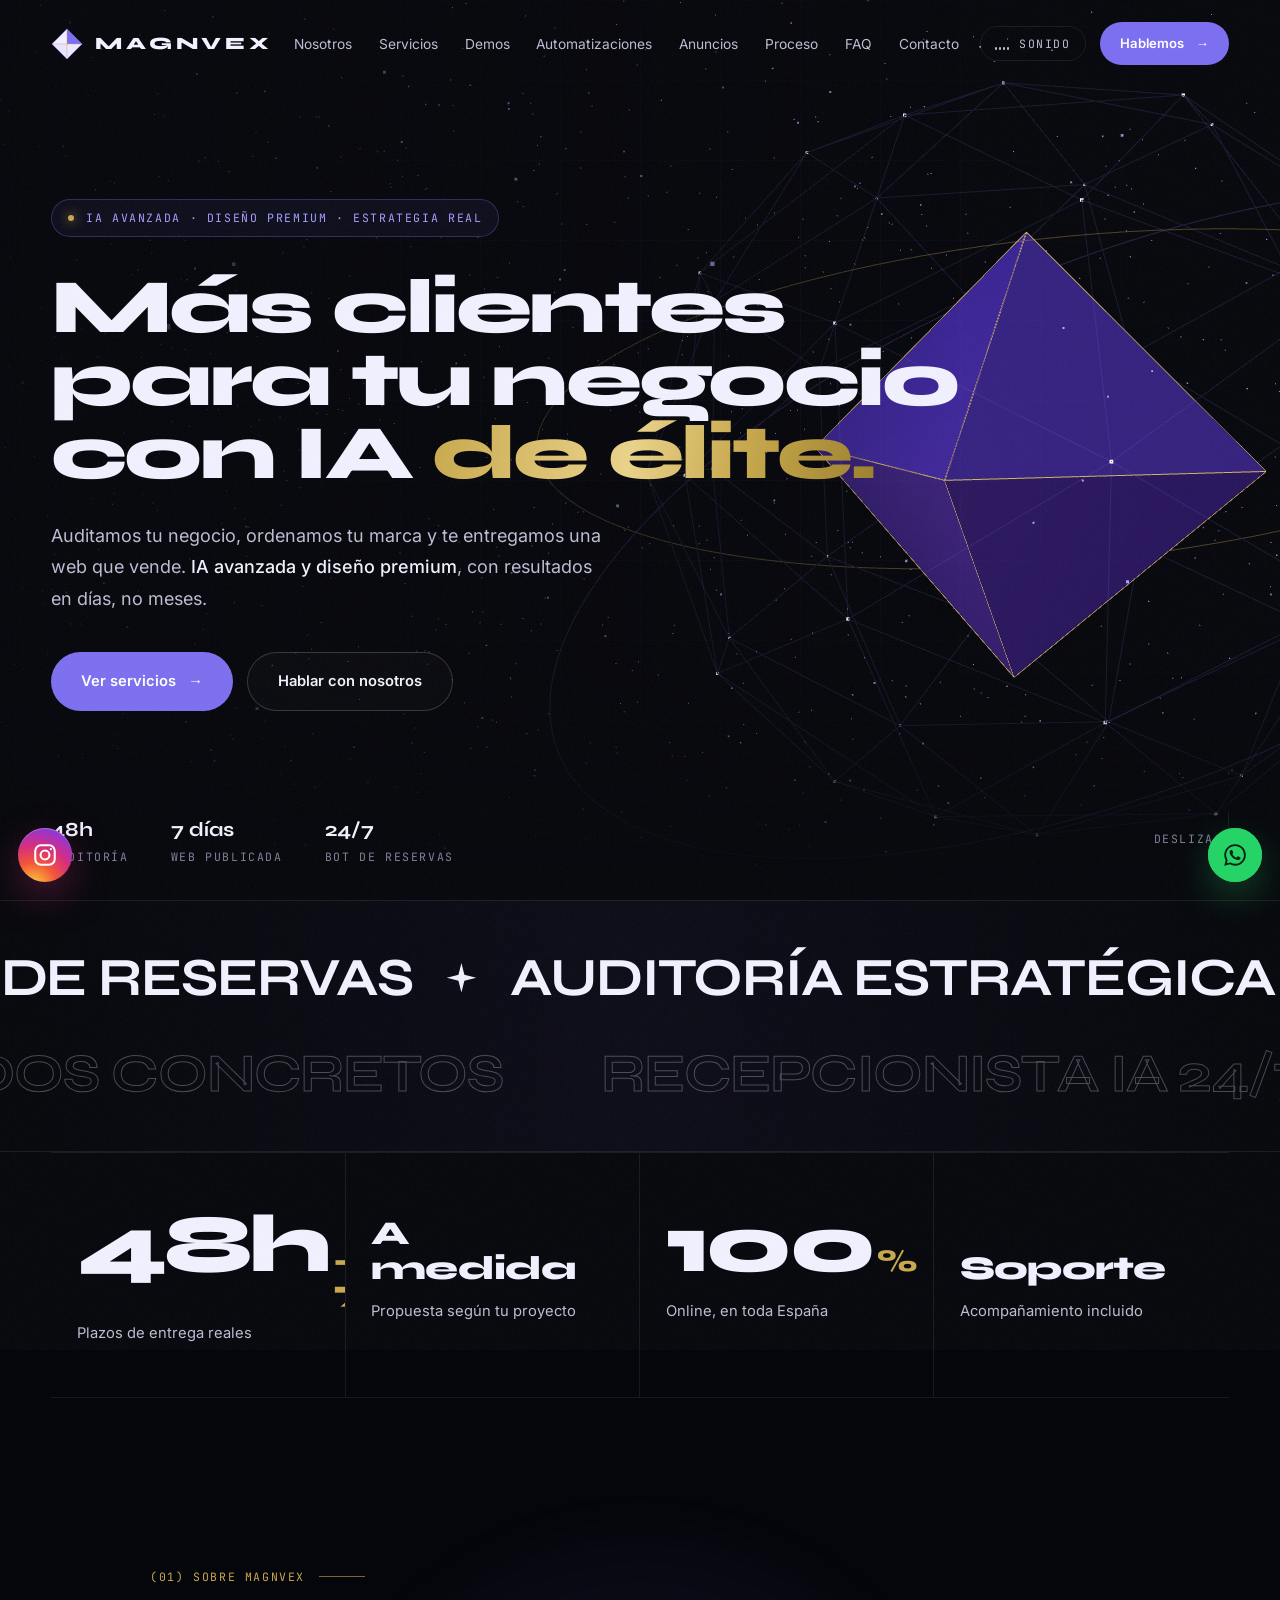
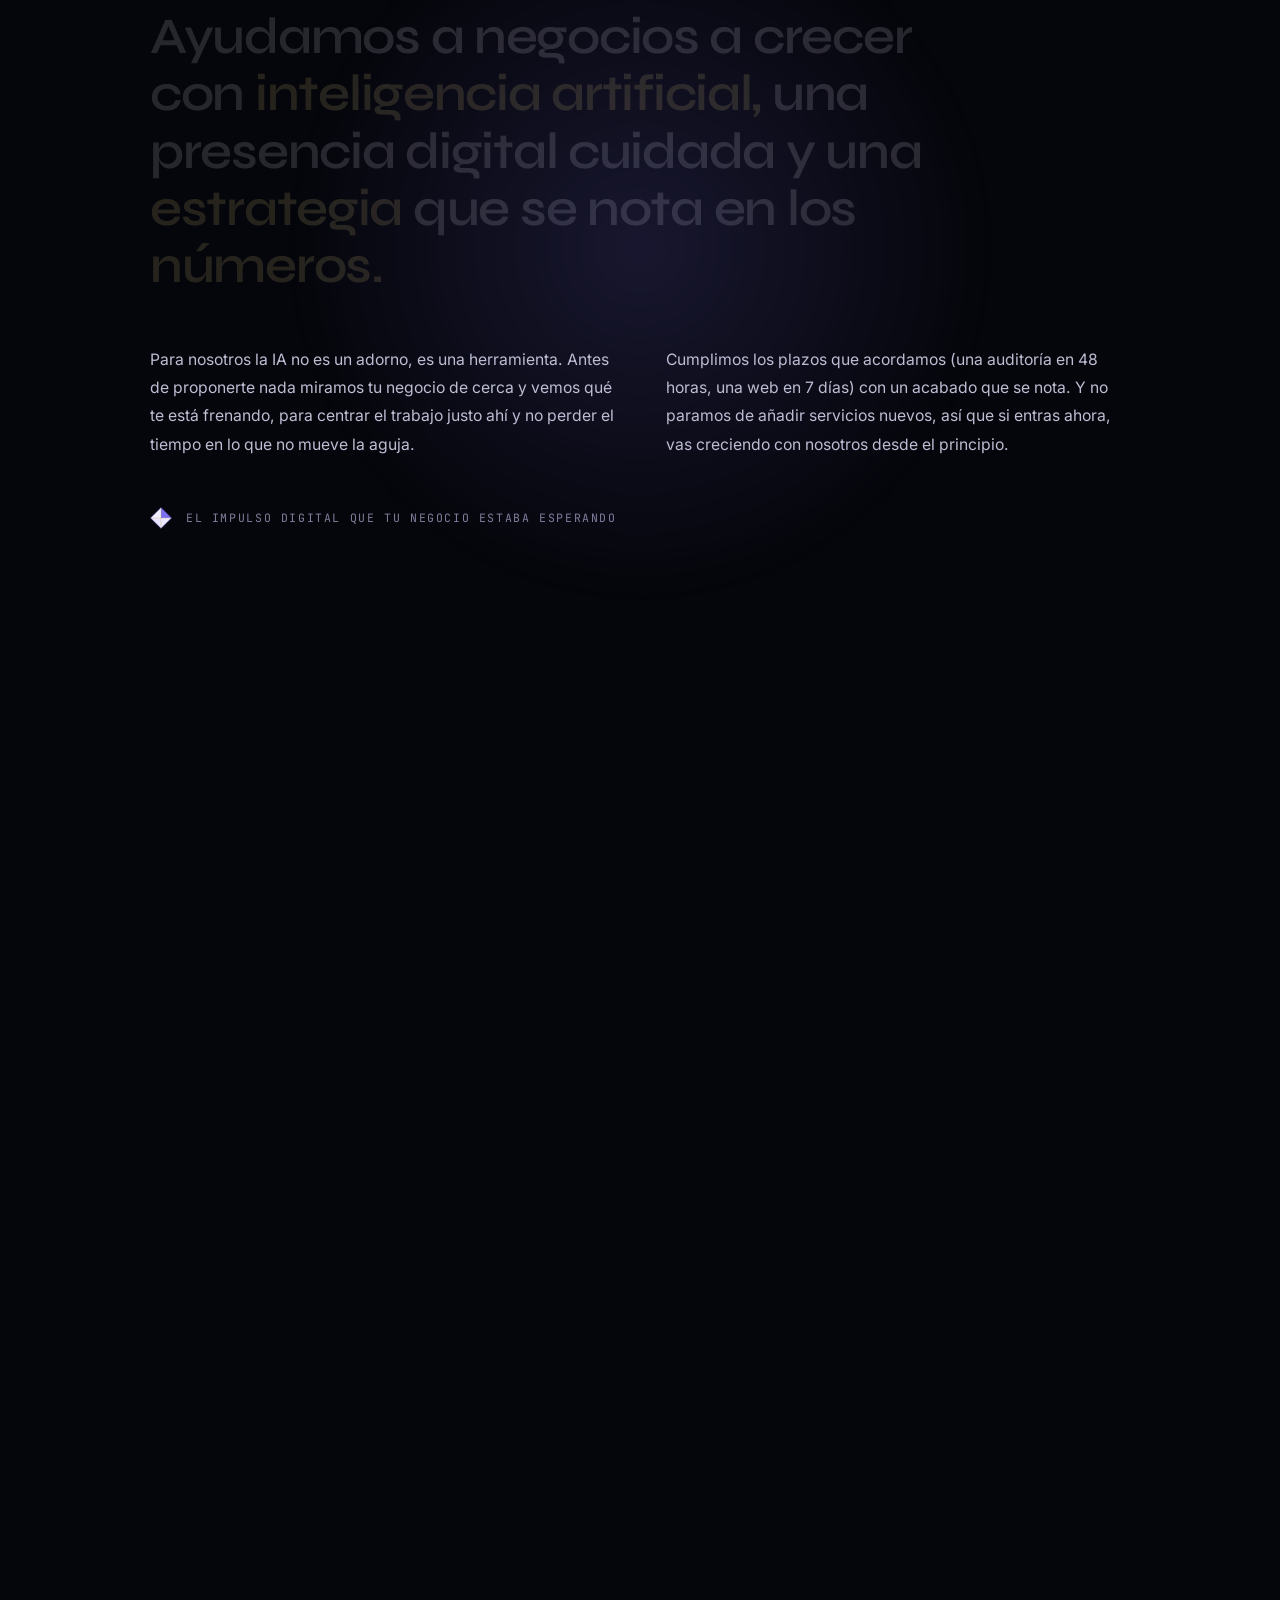
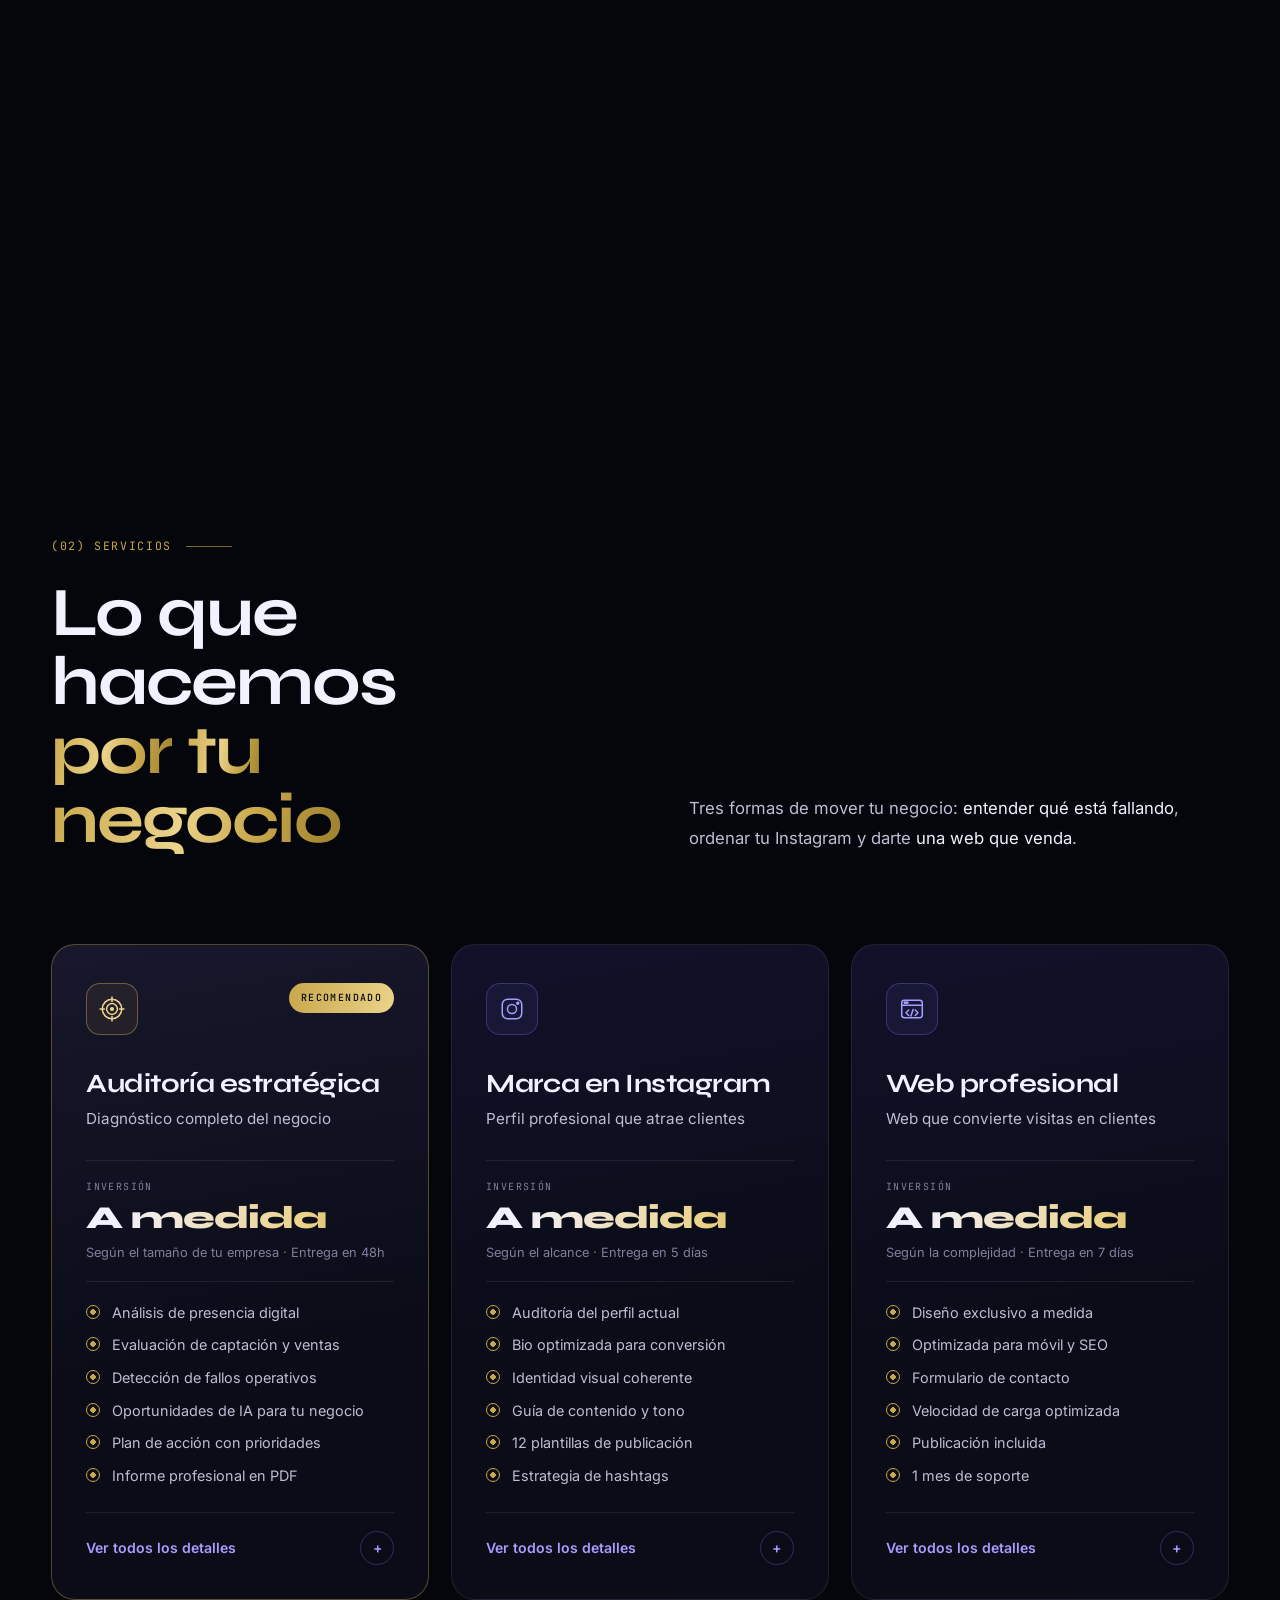
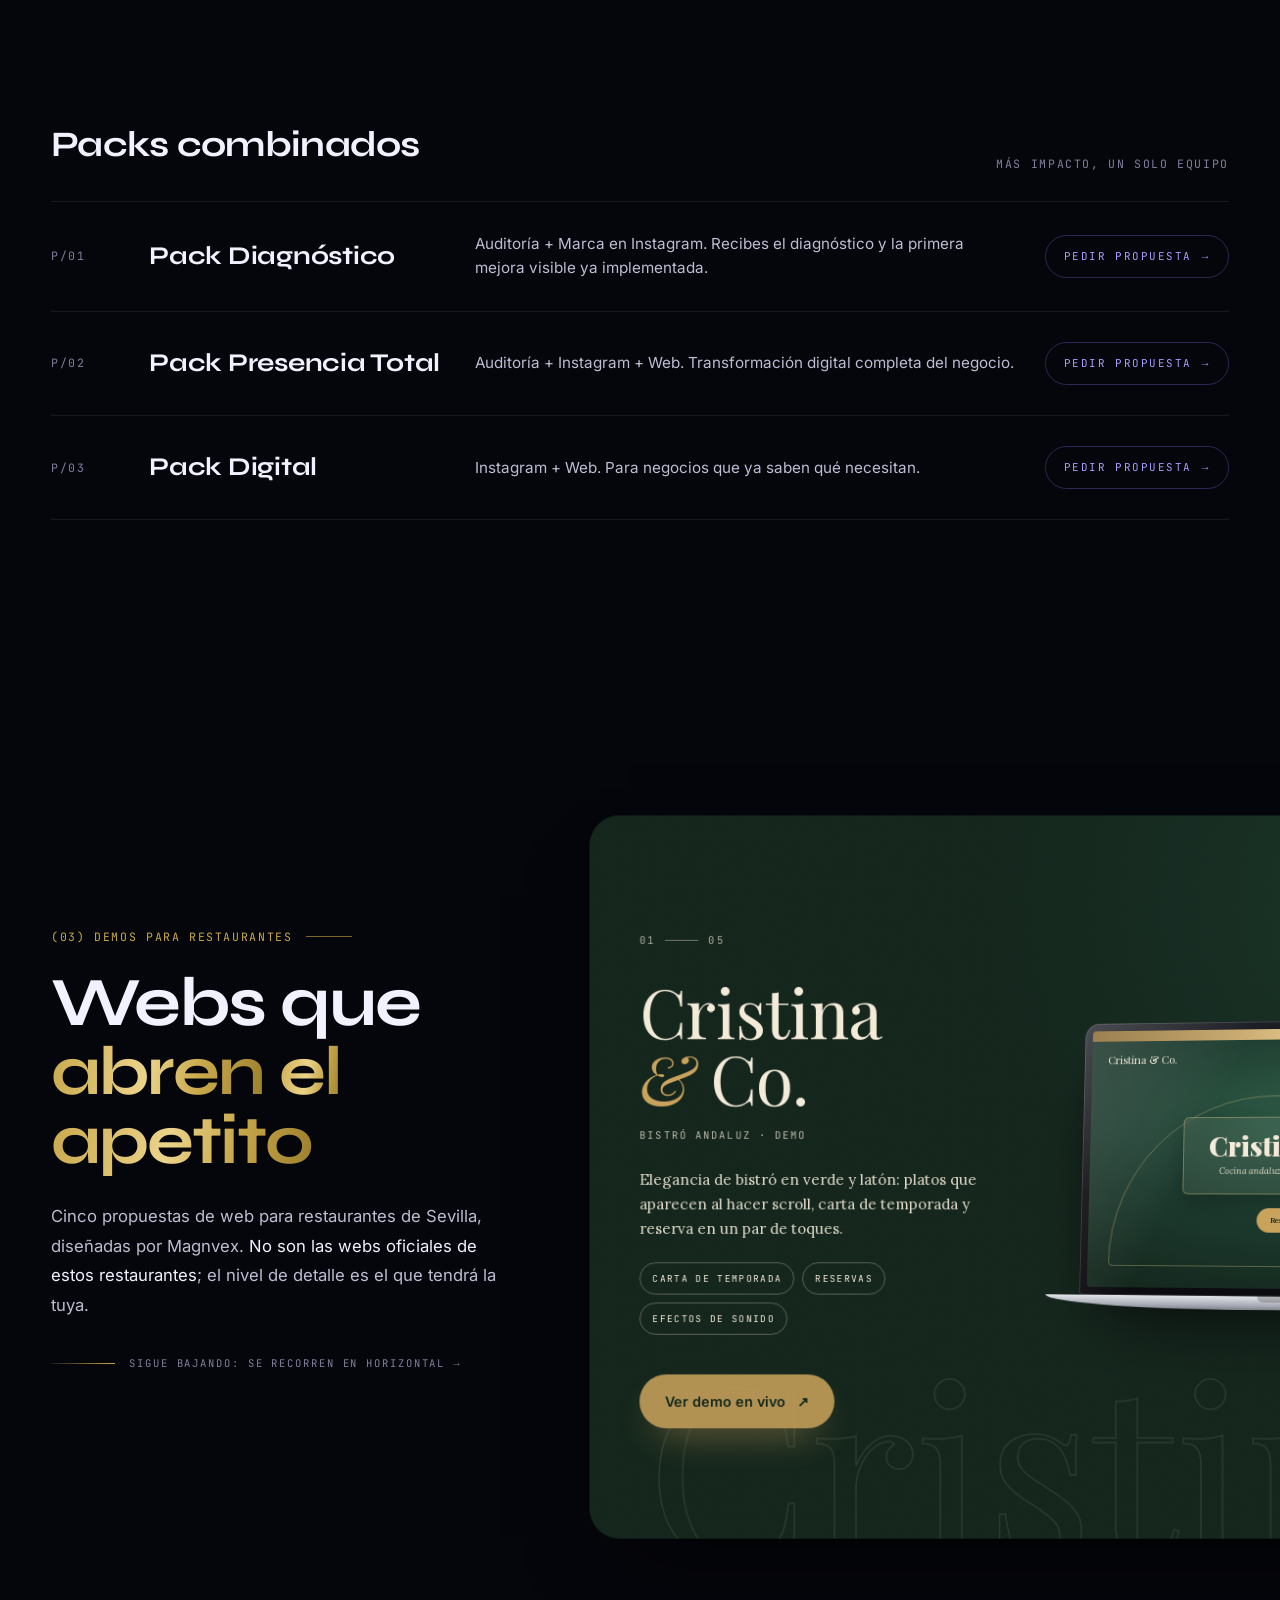
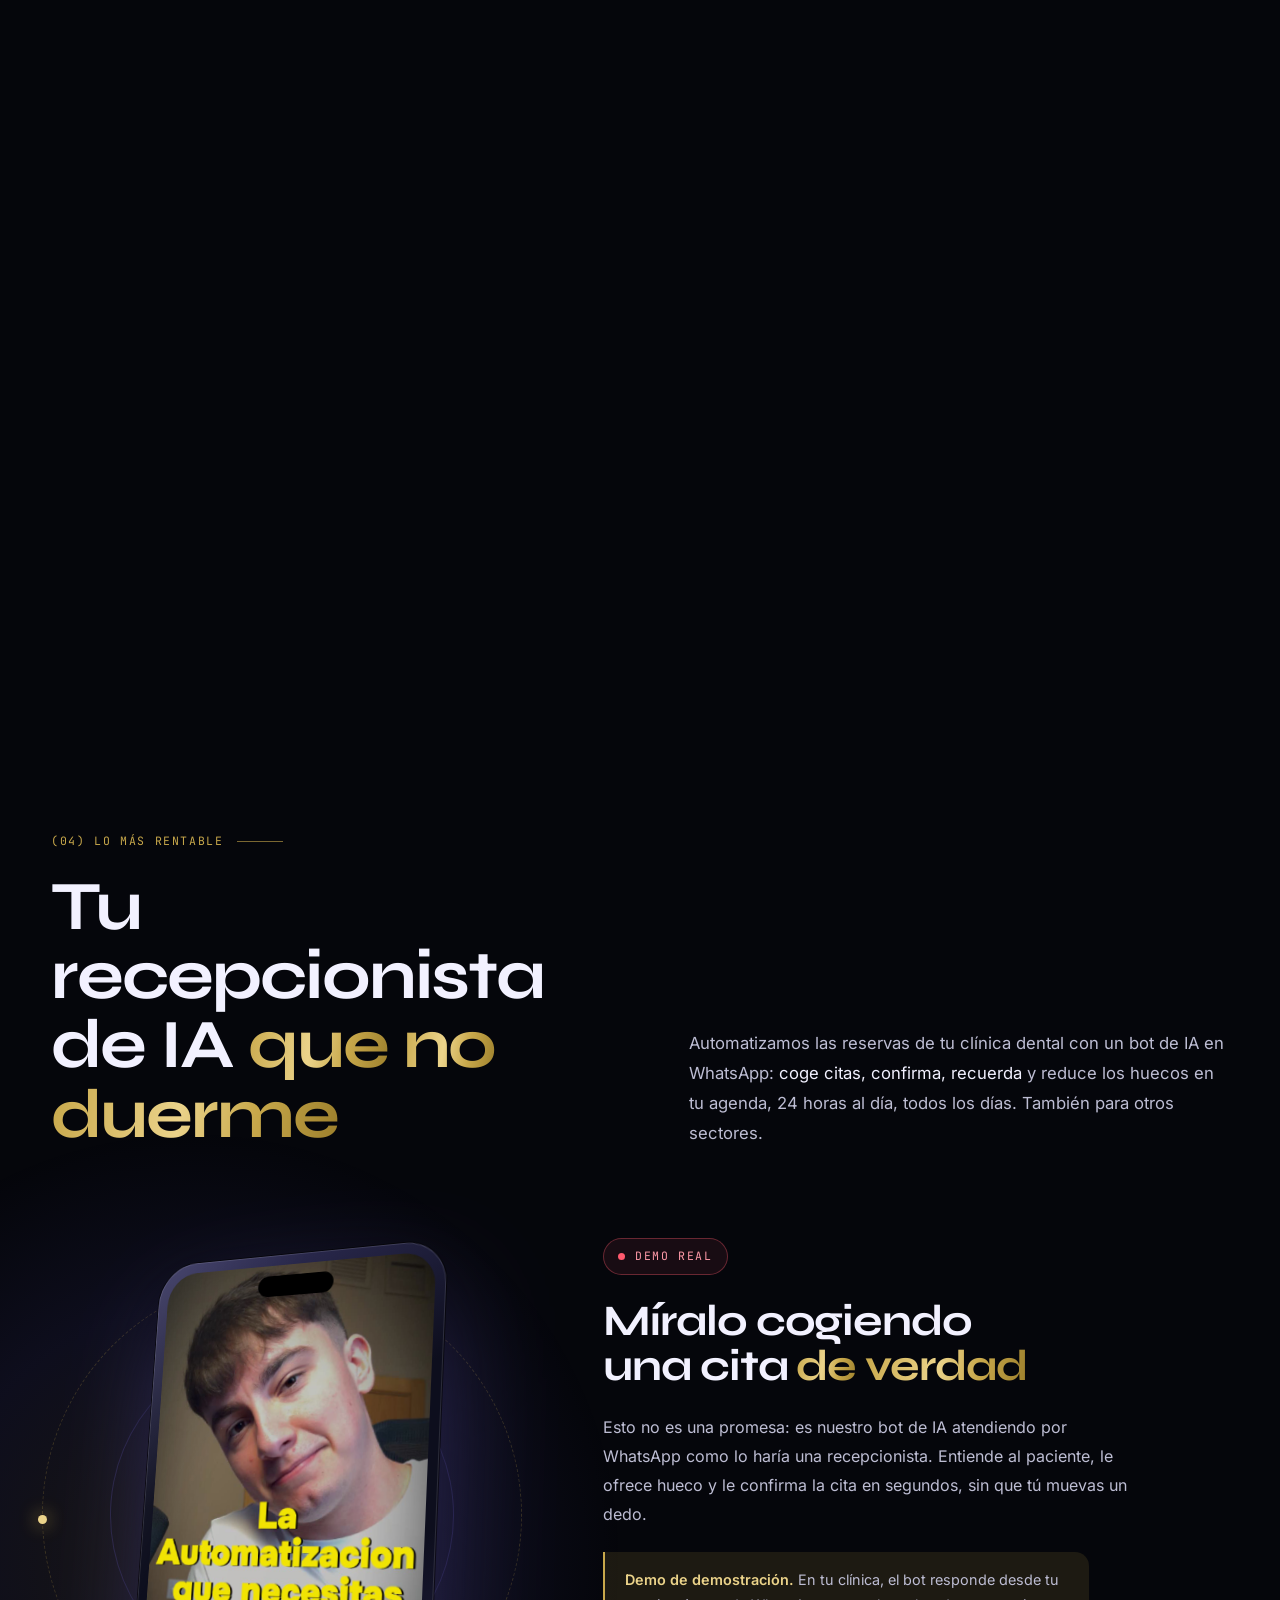
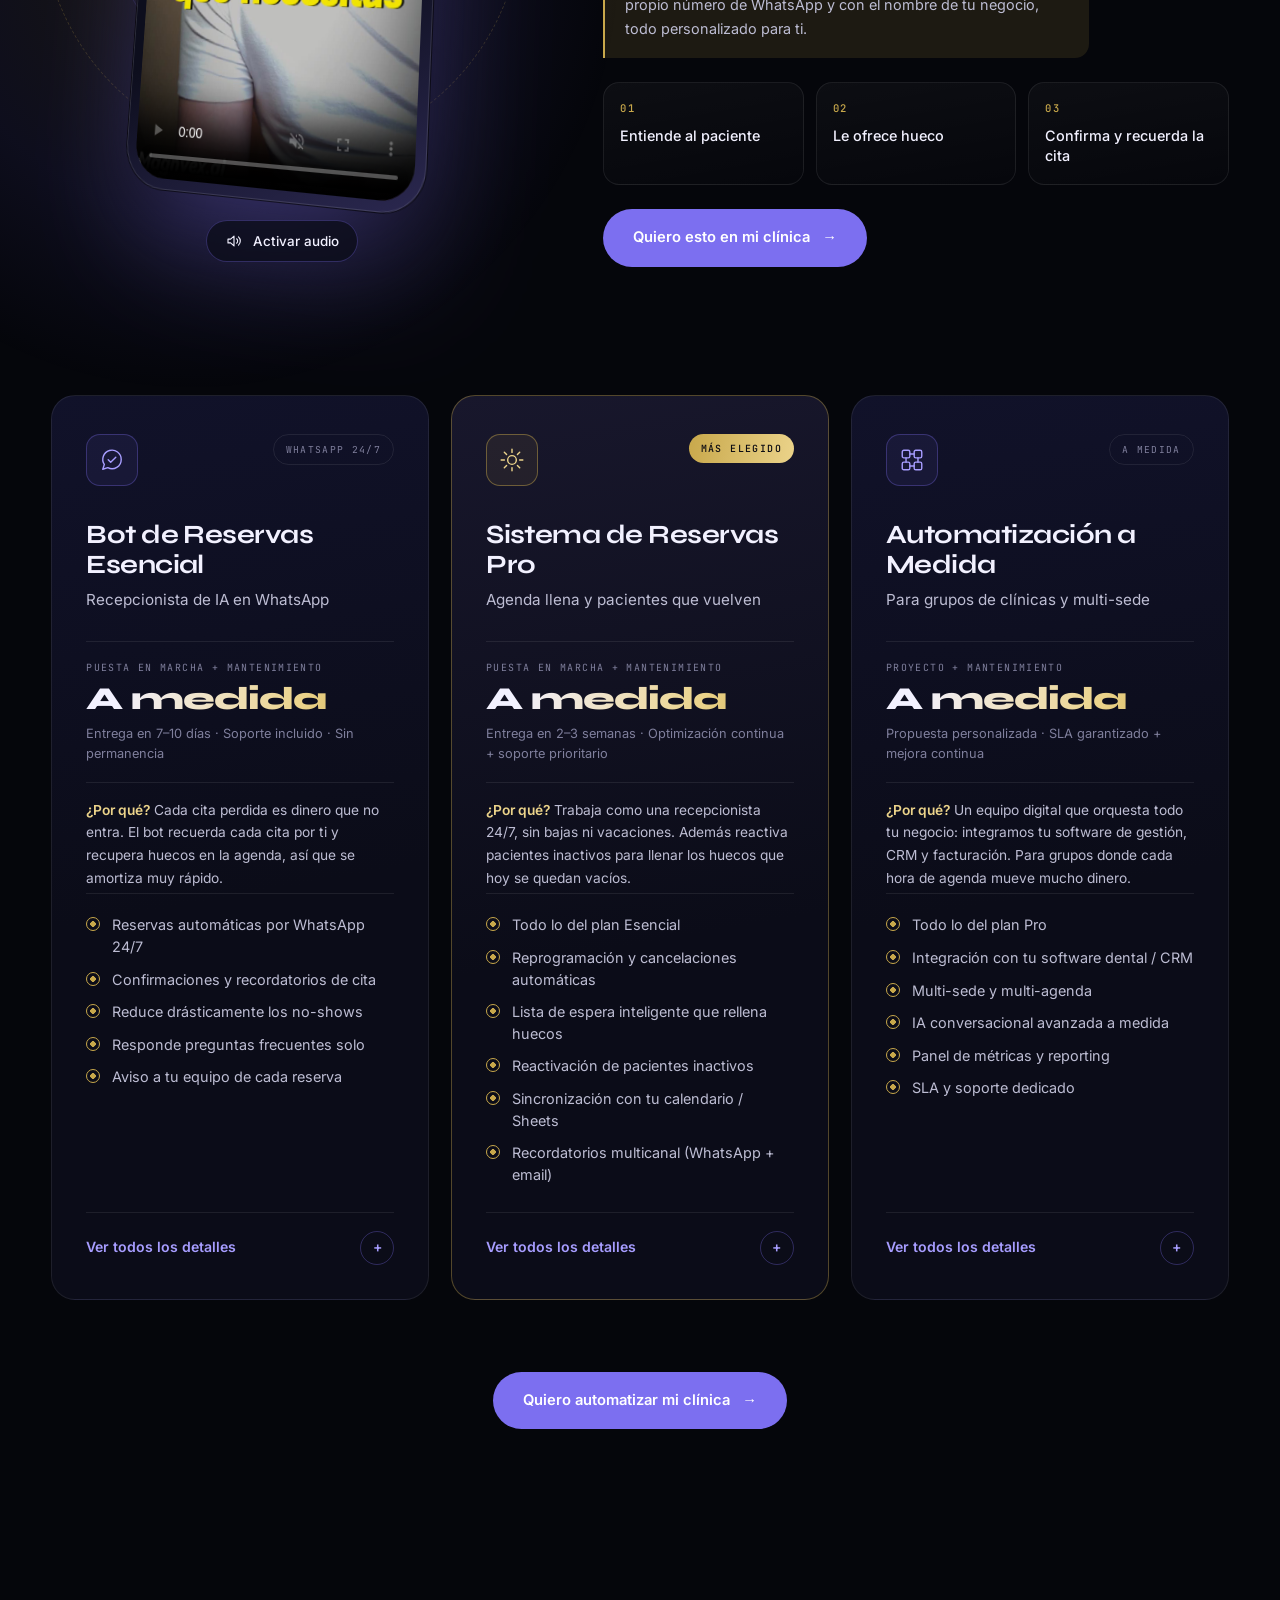
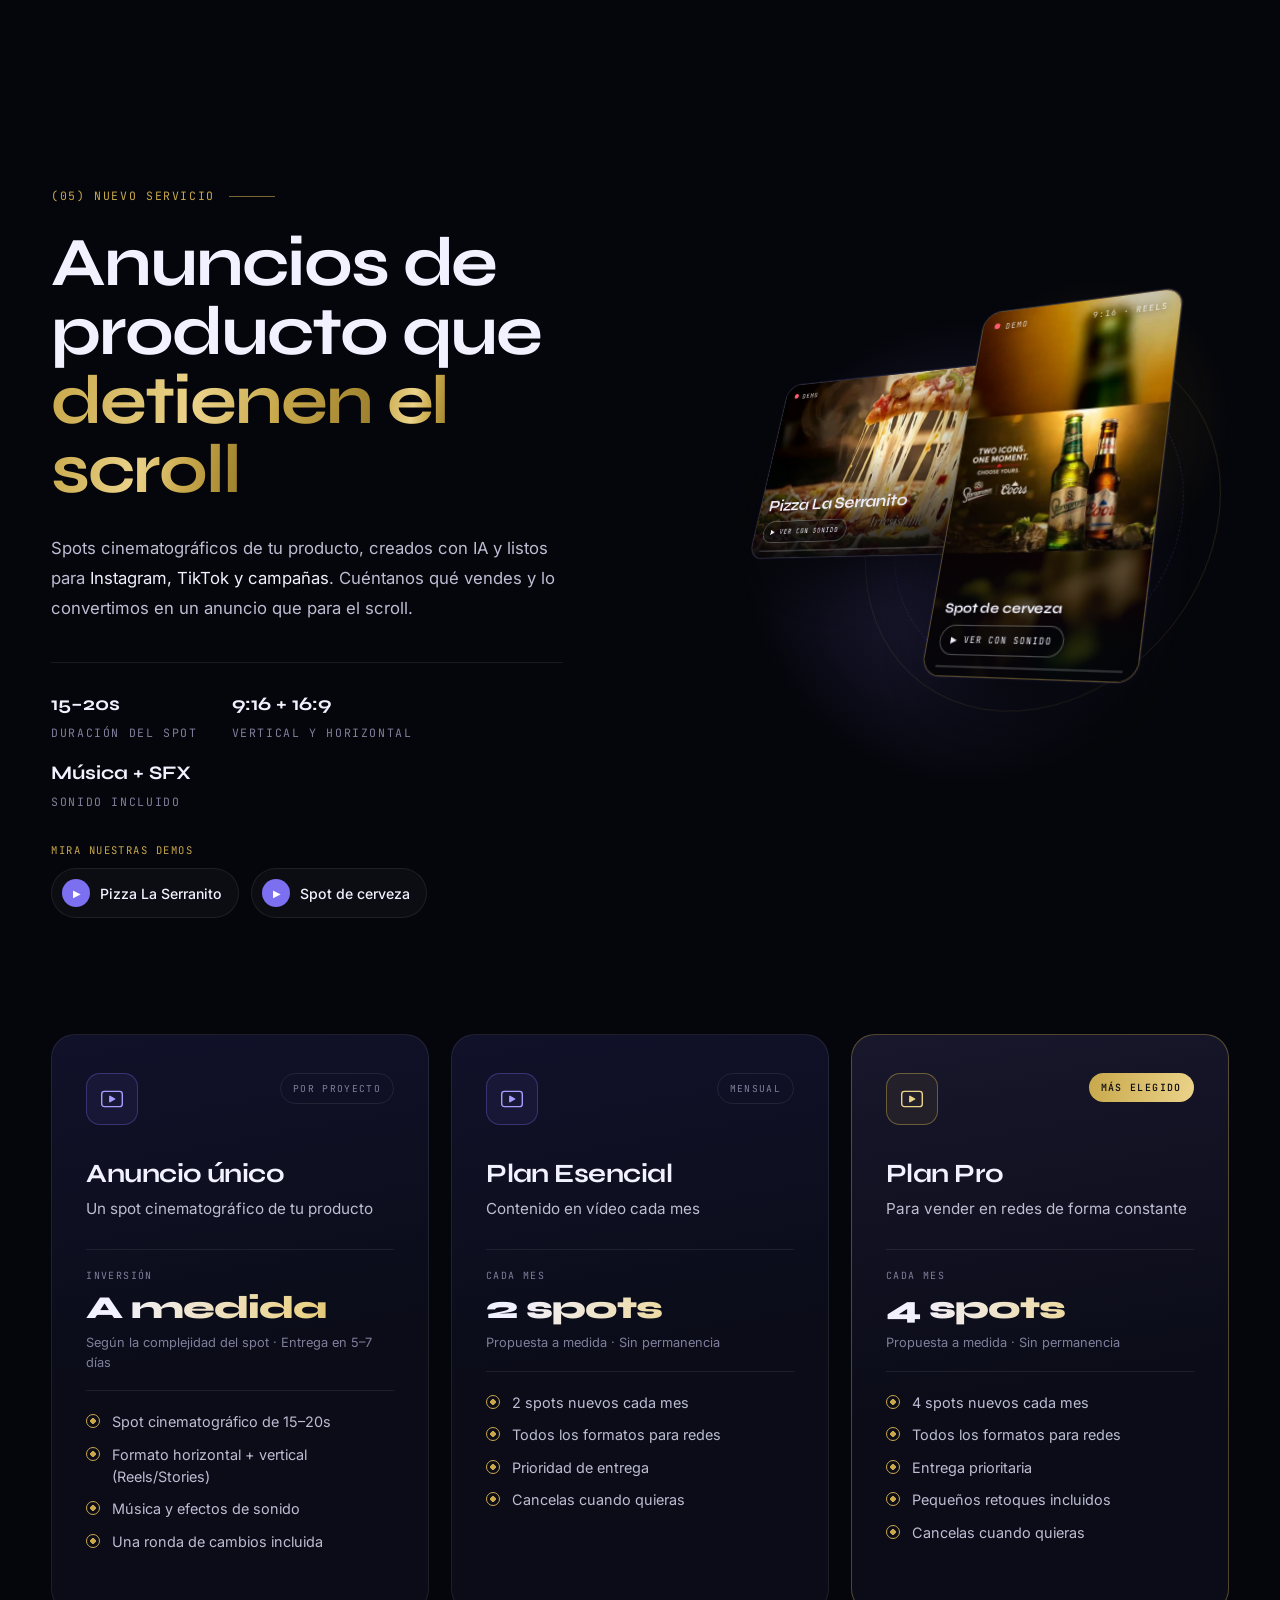
<file: index.html>
<!DOCTYPE html>
<html lang="es" class="no-js">
<head>
<meta charset="UTF-8">
<meta name="viewport" content="width=device-width, initial-scale=1.0">
<title>Magnvex — Agencia de IA, Webs y Presencia Digital Premium</title>
<meta name="description" content="Magnvex es la agencia de IA que impulsa tu negocio: automatización de reservas con bots de IA en WhatsApp para clínicas dentales, auditoría estratégica en 48h, webs profesionales en 7 días y marca en Instagram. Diseño premium, estrategia real, solo resultados.">
<meta name="keywords" content="agencia IA, inteligencia artificial negocios, automatización de reservas, bot WhatsApp clínica dental, recepcionista IA, automatizaciones n8n, auditoría estratégica, diseño web premium, marca Instagram, presencia digital, anuncios con IA, Magnvex">
<meta name="author" content="Magnvex">
<meta name="robots" content="index, follow, max-image-preview:large">
<meta name="theme-color" content="#05060B">
<meta http-equiv="Content-Security-Policy" content="default-src 'self'; script-src 'self'; style-src 'self' 'unsafe-inline'; img-src 'self' data:; media-src 'self'; font-src 'self'; connect-src 'self' https://formspree.io; form-action 'self' https://formspree.io; base-uri 'self'; object-src 'none'; upgrade-insecure-requests">
<meta name="referrer" content="strict-origin-when-cross-origin">
<link rel="canonical" href="https://magnvex.ai/">
<link rel="icon" href="/favicon.svg" type="image/svg+xml">
<link rel="apple-touch-icon" href="/favicon.svg">
<link rel="preload" href="assets/fonts/syne-latin-800-normal.woff2" as="font" type="font/woff2" crossorigin>
<link rel="preload" href="assets/fonts/inter-latin-400-normal.woff2" as="font" type="font/woff2" crossorigin>
<meta property="og:type" content="website">
<meta property="og:site_name" content="Magnvex">
<meta property="og:locale" content="es_ES">
<meta property="og:url" content="https://magnvex.ai/">
<meta property="og:title" content="Magnvex — Tu negocio merece tecnología de élite">
<meta property="og:description" content="IA avanzada, diseño premium y estrategia real para hacer crecer tu negocio. Auditoría en 48h · Web en 7 días · Bot de reservas 24/7.">
<meta property="og:image" content="https://magnvex.ai/og-image.jpg">
<meta property="og:image:width" content="1200">
<meta property="og:image:height" content="630">
<meta property="og:image:alt" content="Magnvex — IA y Presencia Digital Premium">
<meta name="twitter:card" content="summary_large_image">
<meta name="twitter:title" content="Magnvex — Tu negocio merece tecnología de élite">
<meta name="twitter:description" content="IA avanzada, diseño premium y estrategia real para hacer crecer tu negocio. Auditoría en 48h · Web en 7 días.">
<meta name="twitter:image" content="https://magnvex.ai/og-image.jpg">
<script type="application/ld+json">
    {
      "@context": "https://schema.org",
      "@type": "ProfessionalService",
      "name": "Magnvex",
      "image": "https://magnvex.ai/og-image.jpg",
      "logo": "https://magnvex.ai/favicon.svg",
      "url": "https://magnvex.ai/",
      "description": "Agencia de IA, webs y presencia digital premium. Auditoría estratégica, diseño web y marca en Instagram con inteligencia artificial avanzada.",
      "email": "magnvex.ia@gmail.com",
      "telephone": "+34678827944",
      "areaServed": { "@type": "Country", "name": "España" },
      "address": { "@type": "PostalAddress", "addressCountry": "ES" },
      "availableLanguage": "es",
      "slogan": "Tu negocio merece tecnología de élite",
      "sameAs": [
        "https://www.instagram.com/magnvex_official/"
      ],
      "hasOfferCatalog": {
        "@type": "OfferCatalog",
        "name": "Servicios Magnvex",
        "itemListElement": [
          {
            "@type": "Offer",
            "itemOffered": { "@type": "Service", "name": "Automatización de Reservas con IA", "description": "Bot de IA en WhatsApp que gestiona las reservas de clínicas dentales: coge citas, confirma, recuerda y reduce los no-shows. Puesta en marcha más mensualidad de mantenimiento." }
          },
          {
            "@type": "Offer",
            "itemOffered": { "@type": "Service", "name": "Auditoría Estratégica", "description": "Diagnóstico completo del negocio con plan de acción priorizado, entrega en 48h." }
          },
          {
            "@type": "Offer",
            "itemOffered": { "@type": "Service", "name": "Marca en Instagram", "description": "Perfil profesional optimizado para atraer clientes, entrega en 5 días." }
          },
          {
            "@type": "Offer",
            "itemOffered": { "@type": "Service", "name": "Web Profesional", "description": "Web a medida optimizada para móvil y SEO que convierte visitas en clientes, entrega en 7 días." }
          },
          {
            "@type": "Offer",
            "itemOffered": { "@type": "Service", "name": "Anuncios de producto en vídeo", "description": "Spots cinematográficos de producto creados con IA para Instagram, TikTok y campañas. Anuncio único o planes mensuales." }
          }
        ]
      }
    }
    </script>
<script type="application/ld+json">
{
  "@context": "https://schema.org",
  "@type": "FAQPage",
  "mainEntity": [
    { "@type": "Question", "name": "¿En cuánto tiempo entregáis?", "acceptedAnswer": { "@type": "Answer", "text": "Depende del servicio: la auditoría estratégica en 48 horas, la marca en Instagram en 5 días y la web profesional en 7 días. Son plazos reales, no promesas vacías." } },
    { "@type": "Question", "name": "¿Trabajáis con negocios de toda España?", "acceptedAnswer": { "@type": "Answer", "text": "Sí. Somos 100% online y trabajamos con negocios de cualquier punto de España y fuera con la misma calidad. Todo se gestiona por email, llamada o WhatsApp." } },
    { "@type": "Question", "name": "¿Necesito tener conocimientos técnicos?", "acceptedAnswer": { "@type": "Answer", "text": "No. Nos encargamos de toda la parte técnica y te lo entregamos listo para usar, explicando cada paso en lenguaje claro." } },
    { "@type": "Question", "name": "¿Cuánto cuesta trabajar con Magnvex?", "acceptedAnswer": { "@type": "Answer", "text": "Depende de la complejidad de cada proyecto, así que no trabajamos con tarifas cerradas. Primero hablamos contigo, vemos qué necesita tu negocio y te enviamos una propuesta a medida antes de empezar, para que sepas exactamente qué recibes. Sin sorpresas ni costes ocultos." } },
    { "@type": "Question", "name": "¿Qué pasa después de la entrega?", "acceptedAnswer": { "@type": "Answer", "text": "La web incluye 1 mes de soporte y en el resto de servicios seguimos disponibles para resolver dudas. Los primeros clientes crecen con nosotros a medida que lanzamos servicios nuevos." } }
  ]
}
</script>
<script src="assets/js/boot.js"></script>
<link rel="stylesheet" href="assets/css/styles.css">
<link rel="stylesheet" href="assets/css/demo-fonts.css">
</head>
<body>
<a class="skip" href="#main">Saltar al contenido</a>

<svg width="0" height="0" style="position:absolute" aria-hidden="true">
  <defs>
    <symbol id="logo" viewBox="0 0 100 100">
      <polygon points="50,3 3,50 50,97 97,50" fill="#0D0E1C" stroke="#7C6FF0" stroke-width="1.2"/>
      <polygon points="50,3 3,50 50,50" fill="#F0EEFF"/>
      <polygon points="50,3 50,50 97,50" fill="#7C6FF0"/>
      <polygon points="3,50 50,50 50,97" fill="#E8E4FF"/>
      <polygon points="50,50 97,50 50,97" fill="#EBE8FF"/>
      <line x1="3" y1="50" x2="97" y2="50" stroke="#C8A84B" stroke-width="1.4"/>
      <line x1="50" y1="3" x2="50" y2="97" stroke="#C8A84B" stroke-width="1.4"/>
      <polygon points="50,3 97,50 50,97 3,50" fill="none" stroke="#7C6FF0" stroke-width="1.5"/>
    </symbol>
    <symbol id="i-target" viewBox="0 0 24 24" fill="none" stroke="currentColor" stroke-width="1.4" stroke-linecap="round"><circle cx="12" cy="12" r="9"/><circle cx="12" cy="12" r="5"/><circle cx="12" cy="12" r="1.2" fill="currentColor"/><path d="M12 1v4M12 19v4M1 12h4M19 12h4"/></symbol>
    <symbol id="i-camera" viewBox="0 0 24 24" fill="none" stroke="currentColor" stroke-width="1.4" stroke-linecap="round" stroke-linejoin="round"><rect x="3" y="3" width="18" height="18" rx="5"/><circle cx="12" cy="12" r="4.2"/><circle cx="17.3" cy="6.7" r=".9" fill="currentColor"/></symbol>
    <symbol id="i-web" viewBox="0 0 24 24" fill="none" stroke="currentColor" stroke-width="1.4" stroke-linecap="round" stroke-linejoin="round"><rect x="2.5" y="4" width="19" height="16" rx="2.5"/><path d="M2.5 8.5h19"/><circle cx="5.5" cy="6.25" r=".6" fill="currentColor"/><circle cx="7.6" cy="6.25" r=".6" fill="currentColor"/><path d="M9 13l-2.5 2.5L9 18M15 13l2.5 2.5L15 18M13 12.5l-2 6"/></symbol>
    <symbol id="i-chip" viewBox="0 0 24 24" fill="none" stroke="currentColor" stroke-width="1.3" stroke-linecap="round" stroke-linejoin="round"><rect x="6" y="6" width="12" height="12" rx="2"/><rect x="9.5" y="9.5" width="5" height="5" rx=".8"/><path d="M9 2.5V6M12 2.5V6M15 2.5V6M9 18v3.5M12 18v3.5M15 18v3.5M2.5 9H6M2.5 12H6M2.5 15H6M18 9h3.5M18 12h3.5M18 15h3.5"/></symbol>
    <symbol id="i-scan" viewBox="0 0 24 24" fill="none" stroke="currentColor" stroke-width="1.3" stroke-linecap="round" stroke-linejoin="round"><path d="M3 8V5a2 2 0 0 1 2-2h3M16 3h3a2 2 0 0 1 2 2v3M21 16v3a2 2 0 0 1-2 2h-3M8 21H5a2 2 0 0 1-2-2v-3"/><circle cx="11" cy="11" r="4"/><path d="M14 14l3 3"/></symbol>
    <symbol id="i-bolt" viewBox="0 0 24 24" fill="none" stroke="currentColor" stroke-width="1.3" stroke-linejoin="round"><path d="M13 2L4 14h7l-1 8 9-12h-7l1-8z"/></symbol>
    <symbol id="i-orbit" viewBox="0 0 24 24" fill="none" stroke="currentColor" stroke-width="1.3" stroke-linecap="round"><circle cx="12" cy="12" r="2.6"/><ellipse cx="12" cy="12" rx="10" ry="4.2"/><ellipse cx="12" cy="12" rx="10" ry="4.2" transform="rotate(60 12 12)"/><ellipse cx="12" cy="12" rx="10" ry="4.2" transform="rotate(-60 12 12)"/></symbol>
    <symbol id="i-doc" viewBox="0 0 24 24" fill="none" stroke="currentColor" stroke-width="1.3" stroke-linecap="round" stroke-linejoin="round"><path d="M14 2.5H6.5a2 2 0 0 0-2 2v15a2 2 0 0 0 2 2h11a2 2 0 0 0 2-2V8z"/><path d="M14 2.5V8h5.5M8.5 13l2 2 4.5-4.5M8.5 18h7"/></symbol>
    <symbol id="i-globe" viewBox="0 0 24 24" fill="none" stroke="currentColor" stroke-width="1.3" stroke-linecap="round"><circle cx="12" cy="12" r="9.5"/><path d="M2.5 12h19M12 2.5c2.6 2.7 3.9 5.9 3.9 9.5s-1.3 6.8-3.9 9.5c-2.6-2.7-3.9-5.9-3.9-9.5s1.3-6.8 3.9-9.5z"/></symbol>
    <symbol id="i-trend" viewBox="0 0 24 24" fill="none" stroke="currentColor" stroke-width="1.3" stroke-linecap="round" stroke-linejoin="round"><path d="M3 20.5h18"/><path d="M4 16l5-5 4 3 7-8"/><path d="M15 6h5v5"/></symbol>
    <symbol id="i-spark" viewBox="0 0 24 24" fill="currentColor"><path d="M12 0l2.4 9.6L24 12l-9.6 2.4L12 24l-2.4-9.6L0 12l9.6-2.4z"/></symbol>
    <symbol id="i-chat" viewBox="0 0 24 24" fill="none" stroke="currentColor" stroke-width="1.3" stroke-linecap="round" stroke-linejoin="round"><path d="M20.5 11.5a8.5 8.5 0 0 1-12.4 7.6L3.5 20.5l1.4-4.4A8.5 8.5 0 1 1 20.5 11.5z"/><path d="M8.5 11.8l2.3 2.3 4.7-4.7"/></symbol>
    <symbol id="i-cycle" viewBox="0 0 24 24" fill="none" stroke="currentColor" stroke-width="1.3" stroke-linecap="round" stroke-linejoin="round"><path d="M12 2v3M12 19v3M4.9 4.9l2.1 2.1M17 17l2.1 2.1M2 12h3M19 12h3M4.9 19.1 7 17M17 7l2.1-2.1"/><circle cx="12" cy="12" r="4"/></symbol>
    <symbol id="i-grid" viewBox="0 0 24 24" fill="none" stroke="currentColor" stroke-width="1.3" stroke-linecap="round" stroke-linejoin="round"><rect x="3" y="3" width="7" height="7" rx="1.5"/><rect x="14" y="3" width="7" height="7" rx="1.5"/><rect x="3" y="14" width="7" height="7" rx="1.5"/><rect x="14" y="14" width="7" height="7" rx="1.5"/><path d="M10 6.5h4M6.5 10v4M17.5 10v4M10 17.5h4"/></symbol>
    <symbol id="i-film" viewBox="0 0 24 24" fill="none" stroke="currentColor" stroke-width="1.3" stroke-linecap="round" stroke-linejoin="round"><rect x="2.5" y="5" width="19" height="14" rx="2.5"/><path d="M10 9.5v5l4.5-2.5z" fill="currentColor"/></symbol>
    <symbol id="i-shield" viewBox="0 0 24 24" fill="none" stroke="currentColor" stroke-width="1.3" stroke-linecap="round" stroke-linejoin="round"><path d="M12 2.5l8 3v6c0 5-3.4 8.6-8 10-4.6-1.4-8-5-8-10v-6z"/><path d="M8.5 12l2.5 2.5 4.5-5"/></symbol>
    <symbol id="i-wa" viewBox="0 0 24 24" fill="currentColor"><path d="M12.04 2C6.58 2 2.13 6.45 2.13 11.91c0 1.75.46 3.45 1.32 4.95L2.05 22l5.25-1.38a9.9 9.9 0 0 0 4.74 1.21h.01c5.46 0 9.9-4.45 9.9-9.91A9.86 9.86 0 0 0 12.04 2zm0 18.15h-.01a8.2 8.2 0 0 1-4.19-1.15l-.3-.18-3.12.82.83-3.04-.2-.31a8.2 8.2 0 0 1-1.26-4.38c0-4.54 3.7-8.24 8.25-8.24 2.2 0 4.27.86 5.83 2.42a8.18 8.18 0 0 1 2.41 5.83c0 4.54-3.7 8.24-8.24 8.24zm4.52-6.17c-.25-.12-1.47-.72-1.69-.81-.23-.08-.39-.12-.56.12-.17.25-.64.81-.78.97-.14.17-.29.19-.54.06-.25-.12-1.05-.39-1.99-1.23-.74-.66-1.23-1.47-1.38-1.72-.14-.25-.02-.38.11-.51.11-.11.25-.29.37-.43.13-.15.17-.25.25-.42.08-.17.04-.31-.02-.43-.06-.12-.56-1.34-.76-1.84-.2-.48-.41-.42-.56-.43h-.48c-.17 0-.43.06-.66.31-.23.25-.86.85-.86 2.07 0 1.22.89 2.4 1.01 2.56.12.17 1.75 2.67 4.23 3.74.59.26 1.05.41 1.41.52.59.19 1.13.16 1.56.1.48-.07 1.47-.6 1.67-1.18.21-.58.21-1.07.14-1.18-.06-.1-.22-.16-.47-.28z"/></symbol>
    <symbol id="i-ig" viewBox="0 0 24 24" fill="none" stroke="currentColor" stroke-width="1.9" stroke-linecap="round" stroke-linejoin="round"><rect x="3" y="3" width="18" height="18" rx="5.2"/><circle cx="12" cy="12" r="4.1"/><circle cx="17.4" cy="6.6" r="1.05" fill="currentColor" stroke="none"/></symbol>
    <symbol id="i-sound" viewBox="0 0 24 24" fill="none" stroke="currentColor" stroke-width="1.5" stroke-linecap="round" stroke-linejoin="round"><path d="M4 9.5h3.5L12 5.5v13l-4.5-4H4z"/><path d="M15.5 9a4 4 0 0 1 0 6M18 6.5a7.5 7.5 0 0 1 0 11"/></symbol>
  </defs>
</svg>

<div class="grain" aria-hidden="true"></div>
<div id="progress" aria-hidden="true"></div>
<div class="cursor" aria-hidden="true"></div>
<div class="cursor-ring" aria-hidden="true"><span>Ver</span></div>

<div id="loader" aria-hidden="true">
  <div class="loader-top mono"><span>Magnvex</span><span>IA · Diseño · Estrategia</span></div>
  <div class="loader-center">
    <svg class="loader-logo"><use href="#logo"/></svg>
    <div class="loader-brand" id="loader-brand">MAGNVEX</div>
  </div>
  <div class="loader-bottom"><span class="mono">Iniciando experiencia</span><span class="loader-count" id="loader-count">0</span></div>
  <div class="loader-bar" id="loader-bar"></div>
</div>

<header class="nav" id="nav">
  <div class="wrap nav-inner">
    <a href="#inicio" class="logo" aria-label="Magnvex, inicio"><svg><use href="#logo"/></svg><span class="logo-text">MAGNVEX</span></a>
    <ul class="nav-links" id="nav-links">
      <li><a href="#nosotros">Nosotros</a></li>
      <li><a href="#servicios">Servicios</a></li>
      <li><a href="#demos">Demos</a></li>
      <li><a href="#automatizaciones">Automatizaciones</a></li>
      <li><a href="#anuncios">Anuncios</a></li>
      <li><a href="#proceso">Proceso</a></li>
      <li><a href="#faq">FAQ</a></li>
      <li><a href="#contacto">Contacto</a></li>
    </ul>
    <div class="nav-right">
      <button class="sound-btn mono" id="sound-btn" aria-pressed="false" aria-label="Activar sonido"><span class="bars"><i></i><i></i><i></i><i></i></span><span class="lbl">Sonido</span></button>
      <a href="#contacto" class="btn btn-primary btn-sm magnetic">Hablemos <span class="arrow">→</span></a>
      <button class="menu-btn" id="menu-btn" aria-label="Abrir menú" aria-expanded="false"><i></i><i></i></button>
    </div>
  </div>
</header>

<main id="main">

<section class="hero" id="inicio">
  <div class="hero-fallback"></div>
  <canvas id="hero-canvas" aria-hidden="true"></canvas>
  <div class="hero-grid"></div>
  <div class="hero-vignette"></div>
  <div class="wrap hero-content">
    <div class="eyebrow mono hero-el"><span class="dot"></span><span class="eb-long">IA avanzada · Diseño premium · Estrategia real</span><span class="eb-short">IA · Diseño · Estrategia</span></div>
    <h1 aria-label="Más clientes para tu negocio con IA de élite">
      <span class="line"><span>Más clientes</span></span>
      <span class="line"><span>para tu negocio</span></span>
      <span class="line"><span>con IA <span class="gold">de élite.</span></span></span>
    </h1>
    <p class="hero-sub hero-el">Auditamos tu negocio, ordenamos tu marca y te entregamos una web que vende. <strong>IA avanzada y diseño premium</strong>, con resultados en días, no meses.</p>
    <div class="hero-actions hero-el">
      <a href="#servicios" class="btn btn-primary magnetic">Ver servicios <span class="arrow">→</span></a>
      <a href="#contacto" class="btn btn-ghost magnetic">Hablar con nosotros</a>
    </div>
  </div>
  <div class="hero-hud hero-el">
    <div class="wrap">
      <div class="hud-stats mono">
        <div><b>48h</b>Auditoría</div>
        <div><b>7 días</b>Web publicada</div>
        <div><b>24/7</b>Bot de reservas</div>
      </div>
      <div class="scroll-ind mono"><span class="lbl">Desliza</span><span class="track"></span></div>
    </div>
  </div>
</section>

<div class="marquee" aria-hidden="true">
  <div class="marquee-row" data-dir="-1">
    <div class="marquee-item">Automatización de reservas<svg><use href="#i-spark" fill="#C8A84B"/></svg></div>
    <div class="marquee-item">Auditoría estratégica<svg><use href="#i-spark" fill="#7C6FF0"/></svg></div>
    <div class="marquee-item">Anuncios con IA<svg><use href="#i-spark" fill="#C8A84B"/></svg></div>
    <div class="marquee-item">Web profesional<svg><use href="#i-spark" fill="#7C6FF0"/></svg></div>
  </div>
  <div class="marquee-row outline" data-dir="1">
    <div class="marquee-item">Recepcionista IA 24/7<svg><use href="#i-spark" fill="#7C6FF0"/></svg></div>
    <div class="marquee-item">Marca en Instagram<svg><use href="#i-spark" fill="#C8A84B"/></svg></div>
    <div class="marquee-item">Spots cinematográficos<svg><use href="#i-spark" fill="#7C6FF0"/></svg></div>
    <div class="marquee-item">Resultados concretos<svg><use href="#i-spark" fill="#C8A84B"/></svg></div>
  </div>
</div>

<section aria-label="Señales de confianza">
  <div class="wrap">
    <div class="stats">
      <div class="stat rv"><div class="stat-num">48h<small>–7d</small></div><div class="stat-lbl">Plazos de entrega reales</div></div>
      <div class="stat rv"><div class="stat-num stat-word">A medida</div><div class="stat-lbl">Propuesta según tu proyecto</div></div>
      <div class="stat rv"><div class="stat-num"><span data-count="100">100</span><small>%</small></div><div class="stat-lbl">Online, en toda España</div></div>
      <div class="stat rv"><div class="stat-num stat-word">Soporte</div><div class="stat-lbl">Acompañamiento incluido</div></div>
    </div>
  </div>
</section>

<section class="manifesto" id="nosotros">
  <div class="manifesto-orb" data-speed="0.25"></div>
  <div class="wrap">
    <div class="sec-index mono">(01) Sobre Magnvex</div>
    <p id="manifesto-text">Ayudamos a negocios a crecer con inteligencia artificial, una presencia digital cuidada y una estrategia que se nota en los números.</p>
    <div class="manifesto-cols">
      <p class="rv">Para nosotros la IA no es un adorno, es una herramienta. Antes de proponerte nada miramos tu negocio de cerca y vemos qué te está frenando, para centrar el trabajo justo ahí y no perder el tiempo en lo que no mueve la aguja.</p>
      <p class="rv">Cumplimos los plazos que acordamos (una auditoría en 48 horas, una web en 7 días) con un acabado que se nota. Y no paramos de añadir servicios nuevos, así que si entras ahora, vas creciendo con nosotros desde el principio.</p>
    </div>
    <div class="manifesto-sign mono"><svg><use href="#logo"/></svg>El impulso digital que tu negocio estaba esperando</div>
  </div>
</section>

<section class="section" id="servicios">
  <div class="wrap">
    <div class="sec-head">
      <div>
        <div class="sec-index mono">(02) Servicios</div>
        <h2 class="sec-title split">Lo que hacemos <span class="gold">por tu negocio</span></h2>
      </div>
      <p class="sec-sub rv">Tres formas de mover tu negocio: <em>entender qué está fallando</em>, ordenar tu Instagram y darte <em>una web que venda</em>.</p>
    </div>

    <div class="services-grid">
      <article class="svc featured rv" data-service="auditoria" tabindex="0" role="button" aria-label="Ver detalles de Auditoría estratégica">
        <div class="svc-top"><div class="svc-icon"><svg><use href="#i-target"/></svg></div><span class="badge">Recomendado</span></div>
        <h3>Auditoría estratégica</h3>
        <p class="svc-desc">Diagnóstico completo del negocio</p>
        <div class="price price-quote"><div class="price-lbl mono">Inversión</div><div class="price-launch">A medida</div><div class="price-note">Según el tamaño de tu empresa · Entrega en 48h</div></div>
        <ul class="feats"><li>Análisis de presencia digital</li><li>Evaluación de captación y ventas</li><li>Detección de fallos operativos</li><li>Oportunidades de IA para tu negocio</li><li>Plan de acción con prioridades</li><li>Informe profesional en PDF</li></ul>
        <div class="svc-cta">Ver todos los detalles <span class="plus">+</span></div>
      </article>
      <article class="svc rv" data-service="instagram" tabindex="0" role="button" aria-label="Ver detalles de Marca en Instagram">
        <div class="svc-top"><div class="svc-icon"><svg><use href="#i-camera"/></svg></div></div>
        <h3>Marca en Instagram</h3>
        <p class="svc-desc">Perfil profesional que atrae clientes</p>
        <div class="price price-quote"><div class="price-lbl mono">Inversión</div><div class="price-launch">A medida</div><div class="price-note">Según el alcance · Entrega en 5 días</div></div>
        <ul class="feats"><li>Auditoría del perfil actual</li><li>Bio optimizada para conversión</li><li>Identidad visual coherente</li><li>Guía de contenido y tono</li><li>12 plantillas de publicación</li><li>Estrategia de hashtags</li></ul>
        <div class="svc-cta">Ver todos los detalles <span class="plus">+</span></div>
      </article>
      <article class="svc rv" data-service="web" tabindex="0" role="button" aria-label="Ver detalles de Web profesional">
        <div class="svc-top"><div class="svc-icon"><svg><use href="#i-web"/></svg></div></div>
        <h3>Web profesional</h3>
        <p class="svc-desc">Web que convierte visitas en clientes</p>
        <div class="price price-quote"><div class="price-lbl mono">Inversión</div><div class="price-launch">A medida</div><div class="price-note">Según la complejidad · Entrega en 7 días</div></div>
        <ul class="feats"><li>Diseño exclusivo a medida</li><li>Optimizada para móvil y SEO</li><li>Formulario de contacto</li><li>Velocidad de carga optimizada</li><li>Publicación incluida</li><li>1 mes de soporte</li></ul>
        <div class="svc-cta">Ver todos los detalles <span class="plus">+</span></div>
      </article>
    </div>

    <div class="packs">
      <div class="packs-head rv"><h3>Packs combinados</h3><p class="mono">Más impacto, un solo equipo</p></div>
      <div class="packs-list">
        <a href="#contacto" class="pack rv"><span class="pack-n mono">P/01</span><span class="pack-name">Pack Diagnóstico</span><span class="pack-desc">Auditoría + Marca en Instagram. Recibes el diagnóstico y la primera mejora visible ya implementada.</span><span class="pack-cta mono">Pedir propuesta <span class="arrow">→</span></span></a>
        <a href="#contacto" class="pack rv"><span class="pack-n mono">P/02</span><span class="pack-name">Pack Presencia Total</span><span class="pack-desc">Auditoría + Instagram + Web. Transformación digital completa del negocio.</span><span class="pack-cta mono">Pedir propuesta <span class="arrow">→</span></span></a>
        <a href="#contacto" class="pack rv"><span class="pack-n mono">P/03</span><span class="pack-name">Pack Digital</span><span class="pack-desc">Instagram + Web. Para negocios que ya saben qué necesitan.</span><span class="pack-cta mono">Pedir propuesta <span class="arrow">→</span></span></a>
      </div>
    </div>
  </div>
</section>

<section class="demos" id="demos" aria-labelledby="demos-title">
  <div class="demos-pin">
    <div class="demos-track" id="demos-track">
      <header class="demos-intro">
        <div class="sec-index mono">(03) Demos para restaurantes</div>
        <h2 class="sec-title split" id="demos-title">Webs que <span class="gold">abren el apetito</span></h2>
        <p class="demos-sub rv">Cinco propuestas de web para restaurantes de Sevilla, diseñadas por Magnvex. <em>No son las webs oficiales de estos restaurantes</em>; el nivel de detalle es el que tendrá la tuya.</p>
        <div class="demos-hint mono rv" aria-hidden="true"><span class="demos-hint-line"></span><span class="hint-swipe">Desliza para ver las cinco</span><span class="hint-pin">Sigue bajando: se recorren en horizontal</span></div>
      </header>

      <div class="demos-rail" id="demos-rail">
        <article class="demo" style="--d-bg:#16291f;--d-bg2:#244a3a;--d-ink:#f3ead8;--d-acc:#c9a35c;--d-on:#15291f;--d-font:'Playfair Display',Didot,Georgia,serif;--d-sans:'Lora',Georgia,serif">
          <div class="demo-card">
            <div class="demo-ghost" aria-hidden="true">Cristina</div>
            <div class="demo-copy">
              <span class="demo-n mono">01 <i></i> 05</span>
              <h3 class="demo-name">Cristina <i>&amp;</i> Co.</h3>
              <p class="demo-kind mono">Bistró andaluz · Demo</p>
              <p class="demo-desc">Elegancia de bistró en verde y latón: platos que aparecen al hacer scroll, carta de temporada y reserva en un par de toques.</p>
              <ul class="demo-tags mono"><li>Carta de temporada</li><li>Reservas</li><li>Efectos de sonido</li></ul>
              <a class="demo-btn" href="/demos/cristina-and-co" target="_blank" rel="noopener">Ver demo en vivo <span class="arrow" aria-hidden="true">↗</span></a>
            </div>
            <div class="demo-stage" aria-hidden="true">
              <div class="dev-tilt"><div class="dev-scroll">
                <div class="dev-laptop"><div class="dev-lid"><div class="dev-screen"><div class="mini mini--brisa">
                  <div class="mini-ribbon"></div>
                  <div class="mini-nav"><b>Cristina &amp; Co.</b><i></i><i></i><i></i><span>Reservar</span></div>
                  <div class="mini-hero"><div class="mini-glass"><div class="mini-title">Cristina <em>&amp;</em> Co.</div><div class="mini-sub">Cocina andaluza con un toque moderno</div></div><div class="mini-cta">Reservar mesa</div></div>
                </div></div></div><div class="dev-base"></div></div>
                <div class="dev-phone"><div class="dev-screen"><div class="mini mini--brisa is-phone">
                  <div class="mini-ribbon"></div>
                  <div class="mini-nav"><b>C&amp;Co.</b><span>≡</span></div>
                  <div class="mini-hero"><div class="mini-glass"><div class="mini-title">Cristina <em>&amp;</em> Co.</div><div class="mini-sub">Bistró andaluz</div></div><div class="mini-cta">Reservar</div></div>
                </div></div></div>
              </div></div>
            </div>
          </div>
        </article>

        <article class="demo" style="--d-bg:#fbf4e6;--d-bg2:#f3d488;--d-ink:#2b1d1a;--d-acc:#d7263d;--d-on:#fff;--d-font:'Lobster Two',Georgia,serif;--d-sans:'Nunito',system-ui,sans-serif">
          <div class="demo-card">
            <div class="demo-ghost" aria-hidden="true">Golondrinas</div>
            <div class="demo-copy">
              <span class="demo-n mono">02 <i></i> 05</span>
              <h3 class="demo-name">Las Golondrinas</h3>
              <p class="demo-kind mono">Taberna de tapas · Demo</p>
              <p class="demo-desc">Toldo de caseta, azulejo y ambiente de feria: un paseo de tapas en horizontal y una noche con guirnaldas que se encienden al bajar.</p>
              <ul class="demo-tags mono"><li>Paseo de tapas</li><li>Noche con guirnaldas</li><li>Dos locales</li></ul>
              <a class="demo-btn" href="/demos/las-golondrinas" target="_blank" rel="noopener">Ver demo en vivo <span class="arrow" aria-hidden="true">↗</span></a>
            </div>
            <div class="demo-stage" aria-hidden="true">
              <div class="dev-tilt"><div class="dev-scroll">
                <div class="dev-laptop"><div class="dev-lid"><div class="dev-screen"><div class="mini mini--azul">
                  <div class="mini-ribbon"></div>
                  <div class="mini-nav"><b>Las Golondrinas</b><i></i><i></i><i></i><span>Ven a vernos</span></div>
                  <div class="mini-hero"><div class="mini-title"><small>Las</small>Golondrinas</div><div class="mini-sub">La caseta de todo el año</div><div class="mini-cta">Ver la pizarra</div><div class="mini-tiles"></div></div>
                </div></div></div><div class="dev-base"></div></div>
                <div class="dev-phone"><div class="dev-screen"><div class="mini mini--azul is-phone">
                  <div class="mini-ribbon"></div>
                  <div class="mini-nav"><b>Las Golondrinas</b><span>≡</span></div>
                  <div class="mini-hero"><div class="mini-title"><small>Las</small>Golondrinas</div><div class="mini-sub">Tapas desde 1962</div><div class="mini-tiles"></div></div>
                </div></div></div>
              </div></div>
            </div>
          </div>
        </article>

        <article class="demo" style="--d-bg:#1d3a6a;--d-bg2:#2a5194;--d-ink:#f2ebdf;--d-acc:#d8b26a;--d-on:#17110e;--d-font:'Marcellus',Georgia,serif;--d-sans:'Raleway',system-ui,sans-serif">
          <div class="demo-card">
            <div class="demo-ghost" aria-hidden="true">Alcázar</div>
            <div class="demo-copy">
              <span class="demo-n mono">03 <i></i> 05</span>
              <h3 class="demo-name">Alcázar <small>Andalusí Tapas</small></h3>
              <p class="demo-kind mono">Cocina andalusí y andaluza · Demo</p>
              <p class="demo-desc">Arcos, alicatado y oro viejo: una arquería de platos que se abre al hacer scroll y una carta clara, con alérgenos.</p>
              <ul class="demo-tags mono"><li>Arquería animada</li><li>Carta con alérgenos</li><li>Reservas</li></ul>
              <a class="demo-btn" href="/demos/alcazar-andalusi" target="_blank" rel="noopener">Ver demo en vivo <span class="arrow" aria-hidden="true">↗</span></a>
            </div>
            <div class="demo-stage" aria-hidden="true">
              <div class="dev-tilt"><div class="dev-scroll">
                <div class="dev-laptop"><div class="dev-lid"><div class="dev-screen"><div class="mini mini--almu">
                  <div class="mini-ribbon"></div>
                  <div class="mini-nav"><b>Alcázar</b><i></i><i></i><i></i><span>Reservar</span></div>
                  <div class="mini-hero"><div class="mini-arch"></div><div class="mini-eyebrow">Cocina andalusí y andaluza</div><div class="mini-title">Alcázar</div><div class="mini-sub">Andalusí Tapas</div></div>
                </div></div></div><div class="dev-base"></div></div>
                <div class="dev-phone"><div class="dev-screen"><div class="mini mini--almu is-phone">
                  <div class="mini-ribbon"></div>
                  <div class="mini-nav"><b>Alcázar</b><span>≡</span></div>
                  <div class="mini-hero"><div class="mini-arch"></div><div class="mini-title">Alcázar</div><div class="mini-sub">Andalusí Tapas</div></div>
                </div></div></div>
              </div></div>
            </div>
          </div>
        </article>

        <article class="demo" style="--d-bg:#ff5c8a;--d-bg2:#ffc1d2;--d-ink:#0b2a20;--d-acc:#0f3d2e;--d-on:#c8ec6c;--d-font:'Paytone One','Arial Black',sans-serif;--d-sans:'Mulish',system-ui,sans-serif">
          <div class="demo-card">
            <div class="demo-ghost" aria-hidden="true">Condendê</div>
            <div class="demo-copy">
              <span class="demo-n mono">04 <i></i> 05</span>
              <h3 class="demo-name">Condendê</h3>
              <p class="demo-kind mono">Cocina latina y brasileña · Demo</p>
              <p class="demo-desc">Color de mercado y una tipografía con hambre: la carta se recorre en horizontal, con galería y reserva al momento.</p>
              <ul class="demo-tags mono"><li>Carta horizontal</li><li>Galería</li><li>Reservas</li></ul>
              <a class="demo-btn" href="/demos/condende" target="_blank" rel="noopener">Ver demo en vivo <span class="arrow" aria-hidden="true">↗</span></a>
            </div>
            <div class="demo-stage" aria-hidden="true">
              <div class="dev-tilt"><div class="dev-scroll">
                <div class="dev-laptop"><div class="dev-lid"><div class="dev-screen"><div class="mini mini--jabu">
                  <div class="mini-ribbon"></div>
                  <div class="mini-nav"><b>Condendê</b><i></i><i></i><i></i><span>Reservar</span></div>
                  <div class="mini-hero"><div class="mini-title">Condendê</div><div class="mini-blob"></div><div class="mini-sub">Se come <em>con las manos.</em></div><div class="mini-sticker">de mercado</div></div>
                </div></div></div><div class="dev-base"></div></div>
                <div class="dev-phone"><div class="dev-screen"><div class="mini mini--jabu is-phone">
                  <div class="mini-ribbon"></div>
                  <div class="mini-nav"><b>Condendê</b><span>≡</span></div>
                  <div class="mini-hero"><div class="mini-title">Condendê</div><div class="mini-blob"></div><div class="mini-sub">Se come <em>con las manos.</em></div></div>
                </div></div></div>
              </div></div>
            </div>
          </div>
        </article>

        <article class="demo" style="--d-bg:#5b2a17;--d-bg2:#b8401b;--d-ink:#f4e2bd;--d-acc:#e9a42b;--d-on:#3d1c0f;--d-font:'Shrikhand','Cooper Black',Georgia,serif;--d-sans:'DM Sans',system-ui,sans-serif">
          <div class="demo-card">
            <div class="demo-ghost" aria-hidden="true">Órale</div>
            <div class="demo-copy">
              <span class="demo-n mono">05 <i></i> 05</span>
              <h3 class="demo-name">Órale Padre</h3>
              <p class="demo-kind mono">Cocina mexicana de barrio · Demo</p>
              <p class="demo-desc">Rayas setenteras, arcos y mucho sabor: carta en tarjetas, el postre estrella en órbita y reserva en un toque.</p>
              <ul class="demo-tags mono"><li>Estética retro</li><li>Postre en órbita</li><li>Reservas</li></ul>
              <a class="demo-btn" href="/demos/orale-padre" target="_blank" rel="noopener">Ver demo en vivo <span class="arrow" aria-hidden="true">↗</span></a>
            </div>
            <div class="demo-stage" aria-hidden="true">
              <div class="dev-tilt"><div class="dev-scroll">
                <div class="dev-laptop"><div class="dev-lid"><div class="dev-screen"><div class="mini mini--chido">
                  <div class="mini-ribbon"></div>
                  <div class="mini-nav"><b>Órale Padre</b><i></i><i></i><i></i><span>Reservar</span></div>
                  <div class="mini-hero"><div class="mini-sun"></div><div class="mini-eyebrow">Cocina mexicana de barrio</div><div class="mini-title">¡Órale Padre!</div><div class="mini-cta">Ver la carta</div></div>
                </div></div></div><div class="dev-base"></div></div>
                <div class="dev-phone"><div class="dev-screen"><div class="mini mini--chido is-phone">
                  <div class="mini-ribbon"></div>
                  <div class="mini-nav"><b>Órale Padre</b><span>≡</span></div>
                  <div class="mini-hero"><div class="mini-sun"></div><div class="mini-title">¡Órale<br>Padre!</div><div class="mini-cta">Reservar</div></div>
                </div></div></div>
              </div></div>
            </div>
          </div>
        </article>
      </div>

      <div class="demos-dots" id="demos-dots" aria-hidden="true"><i class="on"></i><i></i><i></i><i></i><i></i></div>

      <div class="demos-end">
        <p class="mono">¿El siguiente?</p>
        <h3>Tu restaurante, <span class="gold">a&nbsp;este&nbsp;nivel</span></h3>
        <p class="demos-end-sub">Diseño a medida, carta, reservas y animaciones. Te enseñamos una propuesta antes de empezar.</p>
        <a href="#contacto" class="btn btn-primary magnetic">Quiero una web así <span class="arrow">→</span></a>
      </div>
    </div>
  </div>
</section>

<section class="section auto" id="automatizaciones">
  <div class="auto-glow" data-speed="-0.2" aria-hidden="true"></div>
  <div class="wrap">
    <div class="sec-head">
      <div>
        <div class="sec-index mono">(04) Lo más rentable</div>
        <h2 class="sec-title split">Tu recepcionista de IA <span class="gold">que no duerme</span></h2>
      </div>
      <p class="sec-sub rv">Automatizamos las reservas de tu clínica dental con un bot de IA en WhatsApp: <em>coge citas, confirma, recuerda</em> y reduce los huecos en tu agenda, 24 horas al día, todos los días. También para otros sectores.</p>
    </div>

    <div class="bot-demo">
      <div class="phone rv" id="phone">
        <div class="phone-frame">
          <div class="phone-notch" aria-hidden="true"></div>
          <video id="bot-video" src="assets/media/demo-bot-reservas.mp4" poster="assets/media/demo-bot-poster.jpg" muted loop playsinline preload="metadata" controls controlslist="nodownload" aria-label="Demostración del bot de reservas cogiendo una cita por WhatsApp"></video>
        </div>
        <div class="phone-orbit" aria-hidden="true"></div>
        <button class="video-sound" id="video-sound" type="button" aria-pressed="false"><svg><use href="#i-sound"/></svg><span>Activar audio</span></button>
      </div>
      <div class="bot-copy">
        <div class="live-badge mono rv"><span class="live-dot"></span>Demo real</div>
        <h3 class="bot-title split">Míralo cogiendo una cita <span class="gold">de verdad</span></h3>
        <p class="rv">Esto no es una promesa: es nuestro bot de IA atendiendo por WhatsApp como lo haría una recepcionista. Entiende al paciente, le ofrece hueco y le confirma la cita en segundos, sin que tú muevas un dedo.</p>
        <p class="bot-note rv"><strong>Demo de demostración.</strong> En tu clínica, el bot responde desde tu propio número de WhatsApp y con el nombre de tu negocio, todo personalizado para ti.</p>
        <ul class="bot-flow rv" aria-label="Qué hace el bot">
          <li><span class="mono">01</span>Entiende al paciente</li>
          <li><span class="mono">02</span>Le ofrece hueco</li>
          <li><span class="mono">03</span>Confirma y recuerda la cita</li>
        </ul>
        <div class="rv"><a href="#contacto" class="btn btn-primary magnetic">Quiero esto en mi clínica <span class="arrow">→</span></a></div>
      </div>
    </div>

    <div class="plans">
      <article class="svc rv" data-service="automatizacion" tabindex="0" role="button" aria-label="Ver detalles de Bot de Reservas Esencial">
        <div class="svc-top"><div class="svc-icon"><svg><use href="#i-chat"/></svg></div><span class="tag mono">WhatsApp 24/7</span></div>
        <h3>Bot de Reservas Esencial</h3>
        <p class="svc-desc">Recepcionista de IA en WhatsApp</p>
        <div class="price price-quote"><div class="price-lbl mono">Puesta en marcha + mantenimiento</div><div class="price-launch">A medida</div><div class="price-note">Entrega en 7–10 días · Soporte incluido · Sin permanencia</div></div>
        <p class="reason"><b>¿Por qué?</b> Cada cita perdida es dinero que no entra. El bot recuerda cada cita por ti y recupera huecos en la agenda, así que se amortiza muy rápido.</p>
        <ul class="feats"><li>Reservas automáticas por WhatsApp 24/7</li><li>Confirmaciones y recordatorios de cita</li><li>Reduce drásticamente los no-shows</li><li>Responde preguntas frecuentes solo</li><li>Aviso a tu equipo de cada reserva</li></ul>
        <div class="svc-cta">Ver todos los detalles <span class="plus">+</span></div>
      </article>
      <article class="svc featured rv" data-service="automatizacion-pro" tabindex="0" role="button" aria-label="Ver detalles de Sistema de Reservas Pro">
        <div class="svc-top"><div class="svc-icon"><svg><use href="#i-cycle"/></svg></div><span class="badge">Más elegido</span></div>
        <h3>Sistema de Reservas Pro</h3>
        <p class="svc-desc">Agenda llena y pacientes que vuelven</p>
        <div class="price price-quote"><div class="price-lbl mono">Puesta en marcha + mantenimiento</div><div class="price-launch">A medida</div><div class="price-note">Entrega en 2–3 semanas · Optimización continua + soporte prioritario</div></div>
        <p class="reason"><b>¿Por qué?</b> Trabaja como una recepcionista 24/7, sin bajas ni vacaciones. Además reactiva pacientes inactivos para llenar los huecos que hoy se quedan vacíos.</p>
        <ul class="feats"><li>Todo lo del plan Esencial</li><li>Reprogramación y cancelaciones automáticas</li><li>Lista de espera inteligente que rellena huecos</li><li>Reactivación de pacientes inactivos</li><li>Sincronización con tu calendario / Sheets</li><li>Recordatorios multicanal (WhatsApp + email)</li></ul>
        <div class="svc-cta">Ver todos los detalles <span class="plus">+</span></div>
      </article>
      <article class="svc rv" data-service="automatizacion-premium" tabindex="0" role="button" aria-label="Ver detalles de Automatización a Medida">
        <div class="svc-top"><div class="svc-icon"><svg><use href="#i-grid"/></svg></div><span class="tag mono">A medida</span></div>
        <h3>Automatización a Medida</h3>
        <p class="svc-desc">Para grupos de clínicas y multi-sede</p>
        <div class="price price-quote"><div class="price-lbl mono">Proyecto + mantenimiento</div><div class="price-launch">A medida</div><div class="price-note">Propuesta personalizada · SLA garantizado + mejora continua</div></div>
        <p class="reason"><b>¿Por qué?</b> Un equipo digital que orquesta todo tu negocio: integramos tu software de gestión, CRM y facturación. Para grupos donde cada hora de agenda mueve mucho dinero.</p>
        <ul class="feats"><li>Todo lo del plan Pro</li><li>Integración con tu software dental / CRM</li><li>Multi-sede y multi-agenda</li><li>IA conversacional avanzada a medida</li><li>Panel de métricas y reporting</li><li>SLA y soporte dedicado</li></ul>
        <div class="svc-cta">Ver todos los detalles <span class="plus">+</span></div>
      </article>
    </div>
    <div class="center-cta rv"><a href="#contacto" class="btn btn-primary magnetic">Quiero automatizar mi clínica <span class="arrow">→</span></a></div>
  </div>
</section>

<section class="section ads" id="anuncios">
  <div class="wrap">
    <div class="ads-intro">
      <div class="ads-copy">
        <div class="sec-index mono">(05) Nuevo servicio</div>
        <h2 class="sec-title split">Anuncios de producto que <span class="gold">detienen el scroll</span></h2>
        <p class="sec-sub rv">Spots cinematográficos de tu producto, creados con IA y listos para <em>Instagram, TikTok y campañas</em>. Cuéntanos qué vendes y lo convertimos en un anuncio que para el scroll.</p>
        <ul class="ads-specs mono rv">
          <li><b>15–20s</b>Duración del spot</li>
          <li><b>9:16 + 16:9</b>Vertical y horizontal</li>
          <li><b>Música + SFX</b>Sonido incluido</li>
        </ul>
        <div class="ads-demos rv">
          <span class="mono">Mira nuestras demos</span>
          <button class="ads-demo" type="button" data-ad="pizza"><span class="ads-demo-play" aria-hidden="true">▶</span>Pizza La Serranito</button>
          <button class="ads-demo" type="button" data-ad="cerveza"><span class="ads-demo-play" aria-hidden="true">▶</span>Spot de cerveza</button>
        </div>
      </div>
      <div class="ads-stage" id="ads-stage">
        <div class="ads-scene" id="ads-scene">
          <button class="reel reel-h" type="button" data-depth="-0.6" data-ad="pizza" aria-label="Ver el anuncio de la pizza La Serranito con sonido">
            <video class="reel-video" src="assets/media/anuncios/pizza-serranito-loop.mp4" poster="assets/media/anuncios/pizza-serranito-poster.jpg" muted loop playsinline preload="none" aria-hidden="true"></video>
            <span class="reel-ui mono"><span><i class="rec"></i>Demo</span><span>16:9 · Campañas</span></span>
            <span class="reel-cap"><b>Pizza La Serranito</b><span class="reel-play mono">▶ Ver con sonido</span></span>
            <span class="reel-bar"><i></i></span>
          </button>
          <button class="reel reel-v" type="button" data-depth="0.9" data-ad="cerveza" aria-label="Ver el anuncio de cerveza con sonido">
            <video class="reel-video" src="assets/media/anuncios/cerveza-loop.mp4" poster="assets/media/anuncios/cerveza-poster.jpg" muted loop playsinline preload="none" aria-hidden="true"></video>
            <span class="reel-ui mono"><span><i class="rec"></i>Demo</span><span>9:16 · Reels</span></span>
            <span class="reel-cap"><b>Spot de cerveza</b><span class="reel-play mono">▶ Ver con sonido</span></span>
            <span class="reel-bar"><i></i></span>
          </button>
          <div class="ads-ring" data-depth="-1.2" aria-hidden="true"></div>
        </div>
      </div>
    </div>

    <div class="plans">
      <article class="svc rv">
        <div class="svc-top"><div class="svc-icon"><svg><use href="#i-film"/></svg></div><span class="tag mono">Por proyecto</span></div>
        <h3>Anuncio único</h3>
        <p class="svc-desc">Un spot cinematográfico de tu producto</p>
        <div class="price price-quote"><div class="price-lbl mono">Inversión</div><div class="price-launch">A medida</div><div class="price-note">Según la complejidad del spot · Entrega en 5–7 días</div></div>
        <ul class="feats"><li>Spot cinematográfico de 15–20s</li><li>Formato horizontal + vertical (Reels/Stories)</li><li>Música y efectos de sonido</li><li>Una ronda de cambios incluida</li></ul>
      </article>
      <article class="svc rv">
        <div class="svc-top"><div class="svc-icon"><svg><use href="#i-film"/></svg></div><span class="tag mono">Mensual</span></div>
        <h3>Plan Esencial</h3>
        <p class="svc-desc">Contenido en vídeo cada mes</p>
        <div class="price price-quote"><div class="price-lbl mono">Cada mes</div><div class="price-launch">2 spots</div><div class="price-note">Propuesta a medida · Sin permanencia</div></div>
        <ul class="feats"><li>2 spots nuevos cada mes</li><li>Todos los formatos para redes</li><li>Prioridad de entrega</li><li>Cancelas cuando quieras</li></ul>
      </article>
      <article class="svc featured rv">
        <div class="svc-top"><div class="svc-icon"><svg><use href="#i-film"/></svg></div><span class="badge">Más elegido</span></div>
        <h3>Plan Pro</h3>
        <p class="svc-desc">Para vender en redes de forma constante</p>
        <div class="price price-quote"><div class="price-lbl mono">Cada mes</div><div class="price-launch">4 spots</div><div class="price-note">Propuesta a medida · Sin permanencia</div></div>
        <ul class="feats"><li>4 spots nuevos cada mes</li><li>Todos los formatos para redes</li><li>Entrega prioritaria</li><li>Pequeños retoques incluidos</li><li>Cancelas cuando quieras</li></ul>
      </article>
    </div>
    <div class="center-cta rv"><a href="#contacto" class="btn btn-primary magnetic">Quiero anuncios para mi producto <span class="arrow">→</span></a></div>
  </div>
</section>

<section class="pillars" id="proceso">
  <div class="pillars-pin">
    <div class="wrap pillars-head">
      <div class="sec-index mono">(06) Cómo trabajamos</div>
      <h2 class="sec-title split">Un proceso claro,<br><span class="gold">sin sorpresas.</span></h2>
    </div>
    <div class="pillars-track" id="pillars-track">
      <article class="pillar">
        <svg class="pillar-icon"><use href="#i-scan"/></svg>
        <div class="pillar-num">01</div>
        <div><h3>Diagnóstico</h3><p>Hablamos de tu negocio y detectamos qué te está frenando. Sin compromiso y sin tecnicismos.</p></div>
      </article>
      <article class="pillar">
        <svg class="pillar-icon"><use href="#i-target"/></svg>
        <div class="pillar-num">02</div>
        <div><h3>Estrategia</h3><p>Definimos el plan exacto: qué hacemos, con qué prioridad y qué resultado esperar.</p></div>
      </article>
      <article class="pillar">
        <svg class="pillar-icon"><use href="#i-bolt"/></svg>
        <div class="pillar-num">03</div>
        <div><h3>Ejecución</h3><p>Construimos tu solución con IA y diseño premium. Entregas en 48h–7 días según el servicio.</p></div>
      </article>
      <article class="pillar">
        <svg class="pillar-icon"><use href="#i-orbit"/></svg>
        <div class="pillar-num">04</div>
        <div><h3>Entrega y soporte</h3><p>Recibes todo listo para usar, con soporte posterior para que nada se quede a medias.</p></div>
      </article>
      <article class="pillar end guarantee">
        <svg class="guarantee-icon"><use href="#i-shield"/></svg>
        <h3>Compromiso <span class="gold">Magnvex</span></h3>
        <p>Si algo no queda como lo acordamos, lo revisamos contigo hasta dejarlo bien. Cumplimos las fechas y te hablamos claro en todo momento, sin desaparecer después de cobrar.</p>
        <div><a href="#contacto" class="btn btn-primary magnetic">Empezar ahora <span class="arrow">→</span></a></div>
      </article>
    </div>
  </div>
</section>

<section class="section" id="por-que">
  <div class="wrap">
    <div class="sec-head">
      <div>
        <div class="sec-index mono">(07) Por qué Magnvex</div>
        <h2 class="sec-title split">Tecnología seria para <span class="gold">negocios serios</span></h2>
      </div>
      <p class="sec-sub rv">Esto es lo que vas a notar trabajando con nosotros, y lo que <em>nos diferencia</em> de otras agencias.</p>
    </div>
    <div class="why-grid">
      <div class="why-item rv"><svg class="why-icon"><use href="#i-chip"/></svg><h3>IA aplicada con criterio</h3><p>Usamos inteligencia artificial donde realmente mueve la aguja de tu negocio, no por moda ni para rellenar.</p></div>
      <div class="why-item rv"><svg class="why-icon"><use href="#i-doc"/></svg><h3>Cumplimos los plazos</h3><p>Entregamos en las fechas que acordamos contigo, con un nivel de acabado que se nota desde el primer día.</p></div>
      <div class="why-item rv"><svg class="why-icon"><use href="#i-globe"/></svg><h3>Trabajamos en remoto</h3><p>Llevamos negocios de toda España y de fuera con la misma cercanía, estés donde estés.</p></div>
      <div class="why-item rv"><svg class="why-icon"><use href="#i-trend"/></svg><h3>Mejoramos cada mes</h3><p>Lanzamos servicios nuevos a menudo. Si entras ahora, accedes a ellos antes que nadie.</p></div>
    </div>
  </div>
</section>

<section class="section" id="faq" style="padding-top:0">
  <div class="wrap faq-grid">
    <div>
      <div class="sec-index mono">(08) Preguntas frecuentes</div>
      <h2 class="sec-title split">Lo que todo el mundo <span class="gold">quiere saber</span></h2>
      <p class="faq-sub rv">Y si tu duda no está aquí, escríbenos. Respondemos rápido.</p>
    </div>
    <div class="faq-list">
      <div class="faq-item rv"><button class="faq-q" type="button" aria-expanded="false" aria-controls="faq-1" id="faq-q1">¿En cuánto tiempo entregáis?<span class="faq-plus" aria-hidden="true"></span></button><div class="faq-a" id="faq-1" role="region" aria-labelledby="faq-q1"><div><p>Depende del servicio: la auditoría estratégica en 48 horas, la marca en Instagram en 5 días y la web profesional en 7 días. Son plazos reales, no promesas vacías.</p></div></div></div>
      <div class="faq-item rv"><button class="faq-q" type="button" aria-expanded="false" aria-controls="faq-2" id="faq-q2">¿Trabajáis con negocios de toda España?<span class="faq-plus" aria-hidden="true"></span></button><div class="faq-a" id="faq-2" role="region" aria-labelledby="faq-q2"><div><p>Sí. Somos 100% online y trabajamos con negocios de cualquier punto de España (y fuera) con la misma calidad de principio a fin. Todo se gestiona por email, llamada o WhatsApp.</p></div></div></div>
      <div class="faq-item rv"><button class="faq-q" type="button" aria-expanded="false" aria-controls="faq-3" id="faq-q3">¿Necesito tener conocimientos técnicos?<span class="faq-plus" aria-hidden="true"></span></button><div class="faq-a" id="faq-3" role="region" aria-labelledby="faq-q3"><div><p>Para nada. Nos encargamos de toda la parte técnica y te lo entregamos listo para usar. Te explicamos cada paso en lenguaje claro, sin tecnicismos.</p></div></div></div>
      <div class="faq-item rv"><button class="faq-q" type="button" aria-expanded="false" aria-controls="faq-4" id="faq-q4">¿Cuánto cuesta trabajar con Magnvex?<span class="faq-plus" aria-hidden="true"></span></button><div class="faq-a" id="faq-4" role="region" aria-labelledby="faq-q4"><div><p>Depende de la complejidad de cada proyecto, así que no trabajamos con tarifas cerradas. Primero hablamos contigo, vemos qué necesita tu negocio y te enviamos una propuesta a medida antes de empezar, para que sepas exactamente qué recibes. Sin sorpresas ni costes ocultos.</p></div></div></div>
      <div class="faq-item rv"><button class="faq-q" type="button" aria-expanded="false" aria-controls="faq-5" id="faq-q5">¿Qué pasa después de la entrega?<span class="faq-plus" aria-hidden="true"></span></button><div class="faq-a" id="faq-5" role="region" aria-labelledby="faq-q5"><div><p>No te dejamos solo. La web incluye 1 mes de soporte y, en el resto de servicios, seguimos disponibles para resolver dudas. Y como lanzamos servicios nuevos constantemente, los primeros clientes crecen con nosotros.</p></div></div></div>
    </div>
  </div>
</section>

<section class="bigcta" aria-label="Llamada a la acción">
  <svg class="bigcta-ring" viewBox="0 0 200 200" aria-hidden="true" data-rotate>
    <circle cx="100" cy="100" r="98" fill="none" stroke="rgba(124,111,240,.25)" stroke-width=".3"/>
    <circle cx="100" cy="100" r="78" fill="none" stroke="rgba(200,168,75,.22)" stroke-width=".3" stroke-dasharray="1 3"/>
    <polygon points="100,22 22,100 100,178 178,100" fill="none" stroke="rgba(124,111,240,.25)" stroke-width=".3"/>
  </svg>
  <div class="wrap" style="position:relative">
    <div class="sec-index mono" style="justify-content:center">(09) Siguiente paso</div>
    <h2 class="split">Hablemos de<br><span class="gold">tu negocio.</span></h2>
    <p class="sub rv">Cuéntanos en qué punto está tu negocio y qué necesitas. Te respondemos en menos de 24 horas, sin compromiso.</p>
    <a href="#contacto" class="btn btn-primary magnetic rv">Empezar ahora <span class="arrow">→</span></a>
  </div>
</section>

<section class="section" id="contacto" style="padding-top:0">
  <div class="wrap contact-grid">
    <div>
      <div class="sec-index mono">(10) Contacto</div>
      <h2 class="sec-title split">Escríbenos.<br><span class="gold">Te respondemos.</span></h2>
      <div class="channels">
        <a href="https://wa.me/34678827944?text=Hola%20Magnvex%2C%20me%20gustar%C3%ADa%20m%C3%A1s%20informaci%C3%B3n%20sobre%20vuestros%20servicios." target="_blank" rel="noopener noreferrer" class="channel rv"><div><div class="channel-lbl mono">WhatsApp</div><div class="channel-val">678 82 79 44</div></div><span class="go">↗</span></a>
        <a href="mailto:magnvex.ia@gmail.com" class="channel rv"><div><div class="channel-lbl mono">Email</div><div class="channel-val">magnvex.ia@gmail.com</div></div><span class="go">↗</span></a>
        <a href="tel:+34678827944" class="channel rv"><div><div class="channel-lbl mono">Teléfono · España</div><div class="channel-val">678 82 79 44</div></div><span class="go">↗</span></a>
        <a href="https://www.instagram.com/magnvex_official/" target="_blank" rel="noopener noreferrer" class="channel rv"><div><div class="channel-lbl mono">Instagram</div><div class="channel-val">@magnvex_official</div></div><span class="go">↗</span></a>
      </div>
    </div>
    <form class="form rv" id="contactForm" action="https://formspree.io/f/mkoebalp" method="POST">
      <input type="hidden" name="_subject" value="Nuevo mensaje desde Magnvex.ia">
      <div style="position:absolute;left:-9999px;width:1px;height:1px;overflow:hidden" aria-hidden="true"><label for="inp-gotcha">No rellenar</label><input id="inp-gotcha" type="text" name="_gotcha" tabindex="-1" autocomplete="off"></div>
      <div class="form-row">
        <div class="field"><label class="mono" for="inp-nombre">Nombre</label><input id="inp-nombre" name="nombre" type="text" placeholder="Tu nombre" autocomplete="name" maxlength="100" required></div>
        <div class="field"><label class="mono" for="inp-email">Email</label><input id="inp-email" name="email" type="email" placeholder="tu@email.com" autocomplete="email" maxlength="160" required></div>
      </div>
      <div class="field"><label class="mono" for="inp-negocio">Tu negocio</label><input id="inp-negocio" name="negocio" type="text" placeholder="¿A qué se dedica tu empresa?" autocomplete="organization" maxlength="160"></div>
      <div class="field"><label class="mono" for="inp-msg">¿En qué podemos ayudarte?</label><textarea id="inp-msg" name="mensaje" placeholder="Cuéntanos qué necesitas..." maxlength="4000"></textarea></div>
      <button type="submit" class="btn btn-primary" id="formBtn"><span class="txt">Enviar mensaje</span> <span class="arrow">→</span></button>
      <p class="form-note">Te respondemos en menos de 24 horas, sin compromiso.</p>
    </form>
  </div>
</section>

</main>

<footer>
  <div class="wrap">
    <div class="footer-top">
      <a href="#inicio" class="logo" aria-label="Volver arriba"><svg><use href="#logo"/></svg><span class="logo-text">MAGNVEX</span></a>
      <nav class="footer-links" aria-label="Pie de página">
        <a href="#nosotros">Nosotros</a><a href="#servicios">Servicios</a><a href="#demos">Demos</a><a href="#automatizaciones">Automatizaciones</a><a href="#anuncios">Anuncios</a><a href="#proceso">Proceso</a><a href="#faq">FAQ</a><a href="#contacto">Contacto</a><a href="https://www.instagram.com/magnvex_official/" target="_blank" rel="noopener noreferrer">Instagram</a>
      </nav>
    </div>
    <div class="footer-word" aria-hidden="true">MAGNVEX</div>
    <div class="footer-bottom mono"><span>© 2026 Magnvex. Todos los derechos reservados.</span><span>España · <span id="clock">--:--</span></span></div>
  </div>
</footer>

<a class="ig-float" href="https://www.instagram.com/magnvex_official/" target="_blank" rel="noopener noreferrer" aria-label="Síguenos en Instagram (@magnvex_official)"><svg><use href="#i-ig"/></svg><span>@magnvex_official</span></a>
<a class="wa-float" href="https://wa.me/34678827944?text=Hola%20Magnvex%2C%20me%20gustar%C3%ADa%20m%C3%A1s%20informaci%C3%B3n%20sobre%20vuestros%20servicios." target="_blank" rel="noopener noreferrer" aria-label="Escríbenos por WhatsApp"><svg><use href="#i-wa"/></svg><span>WhatsApp</span></a>

<div class="modal" id="svc-modal" role="dialog" aria-modal="true" aria-labelledby="modal-name">
  <div class="modal-bd" id="modal-bd"></div>
  <div class="modal-box">
    <button class="modal-close" id="modal-close" aria-label="Cerrar">✕</button>
    <div class="modal-icon" id="modal-icon"></div>
    <div class="modal-name" id="modal-name"></div>
    <div class="modal-sub mono" id="modal-sub"></div>
    <div class="modal-desc" id="modal-desc"></div>
    <div class="modal-feats-title mono">Qué incluye</div>
    <div id="modal-feats"></div>
    <a href="#contacto" class="btn btn-primary" id="modal-cta">Lo quiero <span class="arrow">→</span></a>
  </div>
</div>

<div class="ad-box" id="ad-box" role="dialog" aria-modal="true" aria-labelledby="ad-box-name">
  <div class="modal-bd" data-close></div>
  <div class="ad-box-inner">
    <div class="ad-box-head"><div><div class="mono ad-box-tag">Demo · Anuncio con IA</div><div class="ad-box-name" id="ad-box-name"></div></div><button class="modal-close" type="button" data-close aria-label="Cerrar">✕</button></div>
    <video id="ad-box-video" controls playsinline controlslist="nodownload" preload="none"></video>
    <a href="#contacto" class="btn btn-primary" data-close>Quiero un anuncio así <span class="arrow">→</span></a>
  </div>
</div>

<script src="assets/vendor/gsap.min.js" defer></script>
<script src="assets/vendor/ScrollTrigger.min.js" defer></script>
<script src="assets/vendor/lenis.min.js" defer></script>
<script type="module" src="assets/js/app.js"></script>
</body>
</html>
</file>
<file: assets/css/styles.css>
/* Magnvex — estilos */
@font-face{font-family:'Syne';font-style:normal;font-weight:500;font-display:swap;src:url('../fonts/syne-latin-500-normal.woff2') format('woff2')}
@font-face{font-family:'Syne';font-style:normal;font-weight:600;font-display:swap;src:url('../fonts/syne-latin-600-normal.woff2') format('woff2')}
@font-face{font-family:'Syne';font-style:normal;font-weight:700;font-display:swap;src:url('../fonts/syne-latin-700-normal.woff2') format('woff2')}
@font-face{font-family:'Syne';font-style:normal;font-weight:800;font-display:swap;src:url('../fonts/syne-latin-800-normal.woff2') format('woff2')}
@font-face{font-family:'Inter';font-style:normal;font-weight:300;font-display:swap;src:url('../fonts/inter-latin-300-normal.woff2') format('woff2')}
@font-face{font-family:'Inter';font-style:normal;font-weight:400;font-display:swap;src:url('../fonts/inter-latin-400-normal.woff2') format('woff2')}
@font-face{font-family:'Inter';font-style:normal;font-weight:500;font-display:swap;src:url('../fonts/inter-latin-500-normal.woff2') format('woff2')}
@font-face{font-family:'Inter';font-style:normal;font-weight:600;font-display:swap;src:url('../fonts/inter-latin-600-normal.woff2') format('woff2')}
@font-face{font-family:'JetBrains Mono';font-style:normal;font-weight:400;font-display:swap;src:url('../fonts/jetbrains-mono-latin-400-normal.woff2') format('woff2')}
@font-face{font-family:'JetBrains Mono';font-style:normal;font-weight:500;font-display:swap;src:url('../fonts/jetbrains-mono-latin-500-normal.woff2') format('woff2')}
*,*::before,*::after{margin:0;padding:0;box-sizing:border-box}
:root{
  --bg:#05060B;
  --bg2:#08091250;
  --surface:#0B0C18;
  --surface2:#11122A;
  --violet:#7C6FF0;
  --violet-hi:#A79DFF;
  --violet-dim:rgba(124,111,240,.12);
  --violet-line:rgba(124,111,240,.32);
  --gold:#C8A84B;
  --gold-hi:#EBD38A;
  --gold-dim:rgba(200,168,75,.12);
  --text:#F2F1FF;
  --text-dim:#BDBDD3;
  --text-muted:#7F7F9C;
  --line:rgba(255,255,255,.08);
  --max-w:1320px;
  --gutter:clamp(20px,4vw,56px);
  --ease:cubic-bezier(.22,1,.36,1);
  --display:'Syne',sans-serif;
  --mono:'JetBrains Mono',ui-monospace,monospace;
}
html{background:var(--bg);-webkit-text-size-adjust:100%}
html.lenis,html.lenis body{height:auto}
.lenis.lenis-smooth{scroll-behavior:auto!important}
.lenis.lenis-stopped{overflow:hidden}
body{background:var(--bg);color:var(--text);font-family:'Inter',sans-serif;line-height:1.6;overflow-x:hidden;-webkit-font-smoothing:antialiased}
::selection{background:var(--violet);color:#fff}
::-webkit-scrollbar{width:6px}::-webkit-scrollbar-track{background:var(--bg)}::-webkit-scrollbar-thumb{background:linear-gradient(var(--violet),var(--gold));border-radius:3px}
a{color:inherit}
img,svg,canvas{display:block}
.wrap{max-width:var(--max-w);margin:0 auto;padding:0 var(--gutter)}
.gold{background:linear-gradient(100deg,var(--gold) 0%,var(--gold-hi) 45%,var(--gold) 70%,#9c7f2c 100%);-webkit-background-clip:text;background-clip:text;color:transparent}
.violet{color:var(--violet-hi)}
.mono{font-family:var(--mono);font-size:.72rem;letter-spacing:.14em;text-transform:uppercase}
.skip{position:absolute;left:-9999px;top:8px;z-index:1000;background:var(--violet);color:#fff;padding:10px 16px;border-radius:8px}
.skip:focus{left:8px}
:focus-visible{outline:2px solid var(--gold);outline-offset:3px;border-radius:4px}

/* grain */
.grain{position:fixed;inset:-50%;width:200%;height:200%;pointer-events:none;z-index:90;opacity:.055;
  background-image:url("data:image/svg+xml,%3Csvg xmlns='http://www.w3.org/2000/svg' width='200' height='200'%3E%3Cfilter id='n'%3E%3CfeTurbulence type='fractalNoise' baseFrequency='.85' numOctaves='3' stitchTiles='stitch'/%3E%3C/filter%3E%3Crect width='100%25' height='100%25' filter='url(%23n)'/%3E%3C/svg%3E");
  animation:grain 1.2s steps(6) infinite}
@keyframes grain{0%{transform:translate(0,0)}20%{transform:translate(-3%,2%)}40%{transform:translate(2%,-3%)}60%{transform:translate(-2%,-1%)}80%{transform:translate(3%,3%)}100%{transform:translate(0,0)}}

/* progress */
#progress{position:fixed;top:0;left:0;height:2px;width:100%;transform-origin:0 50%;transform:scaleX(0);background:linear-gradient(90deg,var(--violet),var(--gold));z-index:200}

/* preloader */
#loader{display:none}
.js #loader{display:flex;position:fixed;inset:0;z-index:500;background:var(--bg);flex-direction:column;justify-content:space-between;padding:var(--gutter);animation:loaderFailsafe 0s 6s forwards}
@keyframes loaderFailsafe{to{visibility:hidden;opacity:0}}
.loader-top,.loader-bottom{display:flex;justify-content:space-between;align-items:center;color:var(--text-muted)}
.loader-center{display:flex;flex-direction:column;align-items:center;gap:28px}
.loader-logo{width:74px;height:74px;animation:spinIn 1.6s var(--ease) both}
@keyframes spinIn{from{transform:rotate(-90deg) scale(.4);opacity:0}to{transform:none;opacity:1}}
.loader-brand{font-family:var(--display);font-weight:800;font-size:clamp(2.2rem,7vw,5rem);letter-spacing:.32em;padding-left:.32em;overflow:hidden}
.loader-brand span{display:inline-block}
.loader-count{font-family:var(--display);font-weight:700;font-size:clamp(3rem,10vw,8rem);line-height:.8;color:var(--text)}
.loader-bar{position:absolute;left:0;bottom:0;height:2px;width:100%;background:linear-gradient(90deg,var(--violet),var(--gold));transform-origin:0 50%;transform:scaleX(0)}

/* cursor */
.cursor,.cursor-ring{position:fixed;top:0;left:0;pointer-events:none;z-index:400;border-radius:50%;opacity:0;transition:opacity .3s}
.cursor{width:6px;height:6px;margin:-3px 0 0 -3px;background:var(--gold)}
.cursor-ring{width:38px;height:38px;margin:-19px 0 0 -19px;border:1px solid rgba(167,157,255,.55);display:flex;align-items:center;justify-content:center;transition:width .35s var(--ease),height .35s var(--ease),margin .35s var(--ease),background .35s,border-color .35s,opacity .3s}
.cursor-ring span{font-family:var(--mono);font-size:.6rem;letter-spacing:.12em;text-transform:uppercase;color:#fff;opacity:0;transition:opacity .2s}
.has-cursor .cursor,.has-cursor .cursor-ring{opacity:1}
.cursor-ring.hover{width:64px;height:64px;margin:-32px 0 0 -32px;background:rgba(124,111,240,.12);border-color:var(--violet)}
.cursor-ring.label{width:92px;height:92px;margin:-46px 0 0 -46px;background:var(--violet);border-color:var(--violet)}
.cursor-ring.label span{opacity:1}
@media (hover:none),(pointer:coarse){.cursor,.cursor-ring{display:none}}

/* nav */
.nav{position:fixed;top:0;left:0;right:0;z-index:150;padding:22px 0;transition:padding .5s var(--ease),background .5s,border-color .5s,transform .6s var(--ease);border-bottom:1px solid transparent}
.nav.scrolled{padding:12px 0;background:rgba(5,6,11,.72);backdrop-filter:blur(18px) saturate(140%);-webkit-backdrop-filter:blur(18px) saturate(140%);border-bottom-color:var(--line)}
.nav.hidden{transform:translateY(-110%)}
.nav-inner{display:flex;align-items:center;justify-content:space-between;gap:20px}
.logo{display:flex;align-items:center;gap:12px;text-decoration:none}
.logo svg{width:32px;height:32px;transition:transform .8s var(--ease)}
.logo:hover svg{transform:rotate(90deg)}
.logo-text{font-family:var(--display);font-weight:800;font-size:1.08rem;letter-spacing:.22em}
.nav-links{display:flex;align-items:center;gap:clamp(18px,2.1vw,32px);list-style:none}
.nav-links a{text-decoration:none;font-size:.86rem;color:var(--text-dim);position:relative;transition:color .3s}
.nav-links a:not(.btn)::after{content:'';position:absolute;left:0;bottom:-6px;height:1px;width:100%;background:var(--gold);transform:scaleX(0);transform-origin:right;transition:transform .5s var(--ease)}
.nav-links a:not(.btn):hover{color:var(--text)}
.nav-links a:not(.btn):hover::after{transform:scaleX(1);transform-origin:left}
.nav-right{display:flex;align-items:center;gap:14px}
.sound-btn{display:flex;align-items:center;gap:10px;background:none;border:1px solid var(--line);color:var(--text-dim);border-radius:40px;padding:9px 14px;cursor:pointer;transition:border-color .3s,color .3s}
.sound-btn:hover{border-color:var(--violet-line);color:var(--text)}
.sound-btn .bars{display:flex;align-items:flex-end;gap:2px;height:12px}
.sound-btn .bars i{display:block;width:2px;height:3px;background:currentColor;border-radius:1px;transition:height .3s}
.sound-btn.on{color:var(--gold-hi);border-color:rgba(200,168,75,.45)}
.sound-btn.on .bars i{animation:eq 1s ease-in-out infinite}
.sound-btn.on .bars i:nth-child(2){animation-delay:-.3s}.sound-btn.on .bars i:nth-child(3){animation-delay:-.6s}.sound-btn.on .bars i:nth-child(4){animation-delay:-.15s}
@keyframes eq{0%,100%{height:3px}50%{height:12px}}
.menu-btn{display:none;background:none;border:1px solid var(--line);border-radius:40px;width:44px;height:44px;cursor:pointer;color:var(--text);align-items:center;justify-content:center;flex-direction:column;gap:5px}
.menu-btn i{display:block;width:16px;height:1.5px;background:currentColor;transition:transform .4s var(--ease)}
.menu-open .menu-btn i:first-child{transform:translateY(3.25px) rotate(45deg)}
.menu-open .menu-btn i:last-child{transform:translateY(-3.25px) rotate(-45deg)}

/* buttons */
.btn{position:relative;display:inline-flex;align-items:center;gap:12px;text-decoration:none;font-weight:600;font-size:.92rem;padding:17px 30px;border-radius:60px;overflow:hidden;isolation:isolate;cursor:pointer;border:none;font-family:inherit;transition:box-shadow .4s}
.btn .arrow{display:inline-block;transition:transform .5s var(--ease)}
.btn:hover .arrow{transform:translateX(5px)}
.btn-primary{background:var(--violet);color:#fff;box-shadow:0 0 0 rgba(124,111,240,0)}
.btn-primary::before{content:'';position:absolute;inset:0;z-index:-1;background:linear-gradient(100deg,var(--gold),var(--gold-hi));transform:translateY(101%);transition:transform .55s var(--ease)}
.btn-primary:hover{color:#0a0a12;box-shadow:0 14px 50px rgba(200,168,75,.3)}
.btn-primary:hover::before{transform:none}
.btn-ghost{color:var(--text);border:1px solid rgba(255,255,255,.18);background:rgba(255,255,255,.02)}
.btn-ghost::before{content:'';position:absolute;inset:0;z-index:-1;background:var(--text);transform:translateY(101%);transition:transform .55s var(--ease)}
.btn-ghost:hover{color:var(--bg)}
.btn-ghost:hover::before{transform:none}
.btn-sm{padding:11px 20px;font-size:.82rem}

/* hero */
.hero{position:relative;min-height:100vh;min-height:100svh;display:flex;flex-direction:column;justify-content:center;overflow:hidden;padding:120px 0 110px}
#hero-canvas{position:absolute;inset:0;width:100%;height:100%;z-index:0}
.hero-fallback{position:absolute;inset:0;z-index:-1;background:radial-gradient(60% 60% at 75% 50%,rgba(124,111,240,.22),transparent 70%),radial-gradient(40% 40% at 85% 70%,rgba(200,168,75,.12),transparent 70%)}
.hero-grid{position:absolute;inset:0;z-index:0;pointer-events:none;background-image:linear-gradient(rgba(124,111,240,.05) 1px,transparent 1px),linear-gradient(90deg,rgba(124,111,240,.05) 1px,transparent 1px);background-size:80px 80px;-webkit-mask-image:radial-gradient(ellipse at 50% 40%,#000 20%,transparent 75%);mask-image:radial-gradient(ellipse at 50% 40%,#000 20%,transparent 75%)}
.hero-vignette{position:absolute;inset:0;z-index:1;pointer-events:none;background:linear-gradient(90deg,rgba(5,6,11,.85) 0%,rgba(5,6,11,.35) 50%,transparent 75%),linear-gradient(0deg,var(--bg) 0%,transparent 25%)}
.hero-content{position:relative;z-index:2;width:100%}
.eyebrow{display:inline-flex;align-items:center;gap:12px;color:var(--violet-hi);margin-bottom:34px;padding:9px 16px;border:1px solid var(--violet-line);border-radius:40px;background:rgba(124,111,240,.07);backdrop-filter:blur(6px)}
.eb-short{display:none}
.eyebrow .dot{width:6px;height:6px;border-radius:50%;background:var(--gold);box-shadow:0 0 12px var(--gold);animation:pulse 2s infinite}
@keyframes pulse{0%,100%{opacity:1}50%{opacity:.3}}
.hero h1{font-family:var(--display);font-weight:800;font-size:clamp(2.1rem,min(6vw,8.8vh),6.6rem);line-height:.95;letter-spacing:-.035em;margin-bottom:30px}
.line{display:block;overflow:hidden;padding-bottom:.06em;margin-bottom:-.06em}
.line>span{display:inline-block;will-change:transform}
.hero-sub{max-width:560px;font-size:clamp(1.02rem,1.4vw,1.2rem);color:var(--text-dim);line-height:1.75;margin-bottom:38px}
.hero-sub strong{color:var(--text);font-weight:500}
.hero-actions{display:flex;gap:14px;flex-wrap:wrap}
.hero-hud{position:absolute;left:0;right:0;bottom:34px;z-index:2}
.hero-hud .wrap{display:flex;justify-content:space-between;align-items:flex-end;gap:20px;color:var(--text-muted)}
.hud-stats{display:flex;gap:42px}
.hud-stats b{display:block;font-family:var(--display);font-size:1.25rem;color:var(--text);letter-spacing:0;text-transform:none;font-weight:700;margin-bottom:2px}
.scroll-ind{display:flex;align-items:center;gap:14px}
.scroll-ind .track{width:1px;height:54px;background:var(--line);position:relative;overflow:hidden}
.scroll-ind .track::after{content:'';position:absolute;left:0;top:-50%;width:100%;height:50%;background:linear-gradient(transparent,var(--gold));animation:scrollLine 2s var(--ease) infinite}
@keyframes scrollLine{to{top:100%}}

/* marquee */
.marquee{position:relative;padding:34px 0;border-top:1px solid var(--line);border-bottom:1px solid var(--line);overflow:hidden;background:linear-gradient(90deg,var(--bg),rgba(124,111,240,.05),var(--bg))}
.marquee-row{display:flex;width:max-content;white-space:nowrap}
.marquee-row+.marquee-row{margin-top:10px}
.marquee-item{display:flex;align-items:center;gap:34px;padding-right:34px;font-family:var(--display);font-weight:700;font-size:clamp(1.8rem,4.2vw,3.6rem);letter-spacing:-.02em;text-transform:uppercase}
.marquee-row.outline .marquee-item{color:transparent;-webkit-text-stroke:1px rgba(242,241,255,.28)}
.marquee-item svg{width:.55em;height:.55em;flex:none}

/* sections */
section{position:relative}
.section{padding:clamp(100px,14vw,190px) 0}
.sec-head{display:grid;grid-template-columns:1fr 1.4fr;gap:40px;align-items:end;margin-bottom:clamp(54px,7vw,96px)}
.sec-index{display:flex;align-items:center;gap:14px;color:var(--gold);margin-bottom:22px}
.sec-index::after{content:'';width:46px;height:1px;background:var(--gold);opacity:.6}
.sec-title{font-family:var(--display);font-weight:700;font-size:clamp(2.3rem,5.4vw,4.8rem);line-height:1;letter-spacing:-.03em}
.sec-sub{font-size:clamp(1rem,1.3vw,1.14rem);color:var(--text-dim);line-height:1.8;max-width:540px;justify-self:end}
.sec-sub em{font-style:normal;color:var(--text)}
.split-w{display:inline-block;overflow:hidden;vertical-align:top;padding-bottom:.08em;margin-bottom:-.08em}
.split-w>span{display:inline-block}
.gold .split-w>span{background:linear-gradient(100deg,var(--gold) 0%,var(--gold-hi) 45%,var(--gold) 70%,#9c7f2c 100%);-webkit-background-clip:text;background-clip:text;color:transparent}

/* manifesto */
.manifesto{min-height:100vh;display:flex;align-items:center;padding:120px 0}
.manifesto-orb{position:absolute;width:60vw;height:60vw;max-width:900px;max-height:900px;left:50%;top:50%;transform:translate(-50%,-50%);border-radius:50%;background:radial-gradient(circle,rgba(124,111,240,.16),transparent 65%);pointer-events:none;filter:blur(10px)}
.manifesto p{position:relative;font-family:var(--display);font-weight:600;font-size:clamp(1.8rem,min(4vw,6.4vh),3.7rem);line-height:1.12;letter-spacing:-.025em;max-width:24ch}
.manifesto .mw{opacity:.14;transition:none}
.manifesto .mw.hl{color:var(--gold-hi)}
.manifesto-sign{margin-top:48px;color:var(--text-muted);display:flex;align-items:center;gap:14px}
.manifesto-sign svg{width:22px;height:22px}

/* stats */
.stats{display:grid;grid-template-columns:repeat(4,1fr);border-top:1px solid var(--line);border-bottom:1px solid var(--line)}
.stat{padding:clamp(34px,4vw,56px) clamp(16px,2vw,32px);border-right:1px solid var(--line);position:relative;overflow:hidden}
.stat:last-child{border-right:none}
.stat::before{content:'';position:absolute;inset:0;background:radial-gradient(circle at 50% 120%,rgba(124,111,240,.18),transparent 60%);opacity:0;transition:opacity .6s}
.stat:hover::before{opacity:1}
.stat-num{font-family:var(--display);font-weight:800;font-size:clamp(3rem,6.4vw,6rem);line-height:1;letter-spacing:-.04em;display:flex;align-items:baseline;gap:4px}
.stat-num small{font-size:.38em;color:var(--gold);letter-spacing:0}
.stat-lbl{margin-top:14px;font-size:.92rem;color:var(--text-dim);max-width:24ch;position:relative}

/* pillars horizontal */
.pillars{overflow:hidden;padding-top:clamp(100px,14vw,190px)}
.pillars-pin{height:100vh;display:flex;flex-direction:column;justify-content:center}
.pillars-head{margin-bottom:46px}
.pillars-track{display:flex;gap:28px;padding-left:var(--gutter);width:max-content;will-change:transform}
.pillar{position:relative;width:min(470px,80vw);min-height:440px;padding:42px;border:1px solid var(--line);border-radius:26px;background:linear-gradient(160deg,rgba(255,255,255,.035),rgba(255,255,255,.008));display:flex;flex-direction:column;justify-content:space-between;overflow:hidden;flex:none}
.pillar::after{content:'';position:absolute;inset:-1px;border-radius:inherit;padding:1px;background:linear-gradient(140deg,rgba(124,111,240,.6),transparent 40%,transparent 60%,rgba(200,168,75,.5));-webkit-mask:linear-gradient(#000 0 0) content-box,linear-gradient(#000 0 0);-webkit-mask-composite:xor;mask-composite:exclude;opacity:.5;pointer-events:none}
.pillar-num{font-family:var(--display);font-weight:800;font-size:7rem;line-height:.8;color:transparent;-webkit-text-stroke:1px rgba(200,168,75,.5)}
.pillar-icon{position:absolute;top:42px;right:42px;width:54px;height:54px;color:var(--violet-hi)}
.pillar h3{font-family:var(--display);font-size:clamp(1.6rem,2.3vw,2.1rem);font-weight:700;letter-spacing:-.02em;line-height:1.1;margin:0 0 16px}
.pillar p{color:var(--text-dim);font-size:1rem;line-height:1.75}
.pillar.end{width:min(420px,78vw);background:none;border-style:dashed;justify-content:center;gap:24px}
.pillar.end::after{display:none}
.pillar.end h3{font-size:clamp(1.8rem,2.6vw,2.4rem)}

/* services */
.services-grid{display:grid;grid-template-columns:repeat(3,1fr);gap:22px;perspective:1400px}
.svc{position:relative;display:flex;flex-direction:column;padding:38px 34px 34px;border-radius:24px;border:1px solid var(--line);background:linear-gradient(170deg,var(--surface2),var(--surface) 55%);overflow:hidden;cursor:pointer;transform-style:preserve-3d;transition:border-color .5s;--mx:50%;--my:0%}
.svc::before{content:'';position:absolute;inset:0;background:radial-gradient(500px circle at var(--mx) var(--my),rgba(124,111,240,.17),transparent 45%);opacity:0;transition:opacity .5s;pointer-events:none}
.svc:hover{border-color:var(--violet-line)}
.svc:hover::before{opacity:1}
.svc.featured{border-color:rgba(200,168,75,.38);background:linear-gradient(170deg,#18172C,var(--surface) 60%)}
.svc.featured::before{background:radial-gradient(500px circle at var(--mx) var(--my),rgba(200,168,75,.16),transparent 45%)}
.svc>*{position:relative}
.svc-top{display:flex;justify-content:space-between;align-items:flex-start;margin-bottom:34px}
.svc-icon{width:52px;height:52px;border-radius:14px;border:1px solid var(--violet-line);display:flex;align-items:center;justify-content:center;color:var(--violet-hi);background:rgba(124,111,240,.08)}
.svc.featured .svc-icon{border-color:rgba(200,168,75,.45);color:var(--gold-hi);background:rgba(200,168,75,.08)}
.svc-icon svg{width:26px;height:26px}
.badge{font-family:var(--mono);font-size:.62rem;letter-spacing:.14em;text-transform:uppercase;padding:7px 12px;border-radius:30px;background:linear-gradient(100deg,var(--gold),var(--gold-hi));color:#0a0a12;font-weight:500}
.svc h3{font-family:var(--display);font-weight:700;font-size:1.65rem;line-height:1.15;letter-spacing:-.02em;margin-bottom:8px}
.svc-desc{color:var(--text-dim);font-size:.95rem;margin-bottom:28px}
.price{padding:18px 0;border-top:1px solid var(--line)}
.price-lbl{color:var(--text-muted);margin-bottom:8px;font-size:.62rem}
.price-launch{font-family:var(--display);font-weight:800;font-size:2.9rem;line-height:1;letter-spacing:-.03em}
.price-std{font-family:var(--display);font-weight:600;font-size:1.25rem;color:var(--text-dim)}
.price-note{font-size:.8rem;color:var(--text-muted);margin-top:6px}
.price-quote .price-launch{font-size:clamp(2rem,2.5vw,2.45rem);white-space:nowrap;background:linear-gradient(100deg,var(--text) 10%,var(--gold-hi) 70%,var(--gold));-webkit-background-clip:text;background-clip:text;color:transparent;padding-bottom:.08em}
.price-quote .price-note{line-height:1.55}
.feats{list-style:none;padding:20px 0 26px;border-top:1px solid var(--line);display:grid;gap:11px}
.feats li{display:flex;gap:12px;font-size:.9rem;color:var(--text-dim);line-height:1.5}
.feats li::before{content:'';flex:none;width:14px;height:14px;margin-top:3px;border-radius:50%;border:1px solid var(--gold);background:radial-gradient(circle,var(--gold) 30%,transparent 35%)}
.svc-cta{margin-top:auto;display:flex;justify-content:space-between;align-items:center;padding-top:18px;border-top:1px solid var(--line);color:var(--violet-hi);font-weight:600;font-size:.88rem}
.svc-cta .plus{width:34px;height:34px;border-radius:50%;border:1px solid var(--violet-line);display:flex;align-items:center;justify-content:center;transition:transform .6s var(--ease),background .4s}
.svc:hover .svc-cta .plus{transform:rotate(90deg);background:var(--violet);color:#fff}

.packs{margin-top:clamp(70px,9vw,120px)}
.packs-head{display:flex;justify-content:space-between;align-items:end;gap:20px;margin-bottom:28px;flex-wrap:wrap}
.packs-head h3{font-family:var(--display);font-size:clamp(1.6rem,2.8vw,2.4rem);font-weight:700;letter-spacing:-.02em}
.packs-head p{color:var(--text-muted)}
.packs-list{border-top:1px solid var(--line)}
.pack{display:grid;grid-template-columns:70px 1.1fr 2fr auto;gap:28px;align-items:center;padding:30px 0;border-bottom:1px solid var(--line);position:relative;text-decoration:none}
.pack::before{content:'';position:absolute;inset:0;background:linear-gradient(90deg,rgba(124,111,240,.1),transparent);transform:scaleX(0);transform-origin:left;transition:transform .7s var(--ease);z-index:-1}
.pack:hover::before{transform:none}
.pack-n{color:var(--text-muted)}
.pack-name{font-family:var(--display);font-weight:700;font-size:clamp(1.3rem,2vw,1.7rem);letter-spacing:-.01em;transition:transform .6s var(--ease)}
.pack:hover .pack-name{transform:translateX(8px)}
.pack-desc{color:var(--text-dim);font-size:.95rem}
.pack-cta{justify-self:end;white-space:nowrap;display:inline-flex;align-items:center;gap:10px;padding:12px 18px;border-radius:40px;border:1px solid var(--violet-line);color:var(--violet-hi);font-size:.68rem;letter-spacing:.14em;text-transform:uppercase;transition:background .5s var(--ease),color .5s,border-color .5s}
.pack-cta .arrow{transition:transform .5s var(--ease)}
.pack:hover .pack-cta{background:var(--violet);border-color:var(--violet);color:#fff}
.pack:hover .pack-cta .arrow{transform:translateX(4px)}

/* why */
.why-grid{display:grid;grid-template-columns:repeat(4,1fr);gap:0;border-top:1px solid var(--line)}
.why-item{padding:42px 30px 40px 0;border-right:1px solid var(--line);margin-right:30px}
.why-item:last-child{border-right:none;margin-right:0}
.why-icon{width:44px;height:44px;color:var(--gold);margin-bottom:56px}
.why-icon path,.why-icon circle,.why-icon rect,.why-icon polyline,.why-icon line{vector-effect:non-scaling-stroke}
.why-item h3{font-family:var(--display);font-size:1.4rem;font-weight:700;margin-bottom:14px;letter-spacing:-.01em}
.why-item p{color:var(--text-dim);font-size:.94rem;line-height:1.75}

/* big cta */
.bigcta{padding:clamp(110px,15vw,200px) 0;text-align:center;overflow:hidden}
.bigcta h2{font-family:var(--display);font-weight:800;font-size:clamp(2.2rem,10.5vw,10.5rem);line-height:.9;letter-spacing:-.045em}
.bigcta .sub{margin:34px auto 46px;color:var(--text-dim);max-width:520px;font-size:1.08rem}
.bigcta-ring{position:absolute;left:50%;top:50%;width:min(1100px,140vw);aspect-ratio:1;transform:translate(-50%,-50%);pointer-events:none;opacity:.5}

/* contact */
.contact-grid{display:grid;grid-template-columns:1fr 1.1fr;gap:clamp(40px,7vw,110px);align-items:start}
.channels{margin-top:46px;border-top:1px solid var(--line)}
.channel{display:flex;align-items:center;justify-content:space-between;gap:20px;padding:24px 0;border-bottom:1px solid var(--line);text-decoration:none;transition:padding .5s var(--ease)}
.channel:hover{padding-left:12px}
.channel-lbl{color:var(--text-muted);margin-bottom:4px}
.channel-val{font-family:var(--display);font-size:clamp(1.15rem,1.8vw,1.5rem);font-weight:600}
.channel .go{width:44px;height:44px;flex:none;border-radius:50%;border:1px solid var(--line);display:flex;align-items:center;justify-content:center;transition:background .4s,border-color .4s,transform .6s var(--ease)}
.channel:hover .go{background:var(--gold);border-color:var(--gold);color:#0a0a12;transform:rotate(-45deg)}
.form{padding:clamp(28px,4vw,48px);border:1px solid var(--line);border-radius:26px;background:linear-gradient(170deg,rgba(255,255,255,.035),rgba(255,255,255,.01));backdrop-filter:blur(10px)}
.form-row{display:grid;grid-template-columns:1fr 1fr;gap:22px}
.field{position:relative;margin-bottom:26px}
.field label{display:block;color:var(--text-muted);margin-bottom:10px}
.field input,.field textarea{width:100%;background:transparent;border:none;border-bottom:1px solid rgba(255,255,255,.14);color:var(--text);font:inherit;font-size:1.05rem;padding:8px 0 12px;outline:none;transition:border-color .3s;border-radius:0}
.field textarea{min-height:110px;resize:vertical}
.field::after{content:'';position:absolute;left:0;bottom:0;height:1px;width:100%;background:linear-gradient(90deg,var(--violet),var(--gold));transform:scaleX(0);transform-origin:left;transition:transform .6s var(--ease)}
.field:focus-within::after{transform:scaleX(1)}
.field textarea+.bar{display:none}
.field input::placeholder,.field textarea::placeholder{color:#55556e}
.form .btn{width:100%;justify-content:center;margin-top:8px}
.form .btn.ok{background:#2D9B4F}
.form .btn.err{background:#C0392B}
.form-note{margin-top:16px;color:var(--text-muted);font-size:.8rem;text-align:center}

/* footer */
footer{padding:80px 0 34px;border-top:1px solid var(--line);overflow:hidden}
.footer-top{display:flex;justify-content:space-between;gap:30px;flex-wrap:wrap;margin-bottom:60px}
.footer-links{display:flex;gap:28px;flex-wrap:wrap}
.footer-links a{text-decoration:none;color:var(--text-dim);font-size:.9rem;transition:color .3s}
.footer-links a:hover{color:var(--gold-hi)}
.footer-word{font-family:var(--display);font-weight:800;font-size:clamp(4rem,19.5vw,19rem);line-height:.8;letter-spacing:-.04em;text-align:center;background:linear-gradient(180deg,rgba(242,241,255,.16),rgba(242,241,255,0) 85%);-webkit-background-clip:text;background-clip:text;color:transparent;user-select:none;white-space:nowrap}
.footer-bottom{display:flex;justify-content:space-between;gap:20px;flex-wrap:wrap;margin-top:24px;color:var(--text-muted)}

/* modal */
.modal{position:fixed;inset:0;z-index:300;display:flex;align-items:center;justify-content:center;padding:20px;visibility:hidden;pointer-events:none}
.modal.open{visibility:visible;pointer-events:auto}
.modal-bd{position:absolute;inset:0;background:rgba(3,3,8,.75);backdrop-filter:blur(14px);-webkit-backdrop-filter:blur(14px);opacity:0;transition:opacity .5s}
.modal.open .modal-bd{opacity:1}
.modal-box{position:relative;width:min(640px,100%);max-height:88vh;overflow:auto;padding:clamp(28px,4vw,48px);border-radius:26px;border:1px solid var(--violet-line);background:linear-gradient(170deg,#141331,#0A0B17 65%);transform:translateY(40px) scale(.96);opacity:0;transition:transform .7s var(--ease),opacity .5s}
.modal.open .modal-box{transform:none;opacity:1}
.modal-close{position:absolute;top:18px;right:18px;width:42px;height:42px;border-radius:50%;border:1px solid var(--line);background:none;color:var(--text);cursor:pointer;font-size:1rem;transition:transform .5s var(--ease),border-color .3s}
.modal-close:hover{transform:rotate(90deg);border-color:var(--gold)}
.modal-icon{width:56px;height:56px;border-radius:16px;border:1px solid var(--violet-line);display:flex;align-items:center;justify-content:center;color:var(--violet-hi);margin-bottom:24px}
.modal-icon svg{width:28px;height:28px}
.modal-name{font-family:var(--display);font-size:clamp(1.8rem,3.4vw,2.5rem);font-weight:800;letter-spacing:-.02em;line-height:1.05;margin-bottom:10px}
.modal-sub{color:var(--gold);margin-bottom:22px;font-size:.66rem;line-height:1.7}
.modal-desc{color:var(--text-dim);line-height:1.8;min-height:5.4em;margin-bottom:26px}
.modal-feats-title{color:var(--text-muted);margin-bottom:14px}
.modal-feat{display:flex;gap:12px;padding:11px 0;border-top:1px solid var(--line);font-size:.94rem;opacity:0;transform:translateX(-10px);transition:opacity .4s,transform .5s var(--ease)}
.modal-feat.show{opacity:1;transform:none}
.modal-feat::before{content:'→';color:var(--gold)}
.modal .btn{margin-top:26px}
.tw-cursor{display:inline-block;width:2px;height:1em;background:var(--gold);vertical-align:-2px;margin-left:2px;animation:pulse .8s infinite}

/* confianza: cifras en palabra */
.stat-num.stat-word{font-size:clamp(1.5rem,2.6vw,2.6rem);letter-spacing:-.025em;min-height:clamp(3rem,6.4vw,6rem);align-items:flex-end;line-height:1.05}

/* manifiesto: columnas */
.manifesto-cols{display:grid;grid-template-columns:1fr 1fr;gap:clamp(24px,4vw,64px);margin-top:clamp(32px,4vw,52px);max-width:980px}
.manifesto .manifesto-cols p{font-family:'Inter',sans-serif;font-weight:400;font-size:clamp(.98rem,1.1vw,1.06rem);line-height:1.8;letter-spacing:0;max-width:none;color:var(--text-dim)}

/* tarjetas de plan */
.plans{display:grid;grid-template-columns:repeat(3,1fr);gap:22px;perspective:1400px}
.tag{font-size:.6rem;padding:7px 12px;border-radius:30px;border:1px solid var(--line);color:var(--text-muted)}
.price-month{font-family:var(--display);font-weight:800;font-size:2rem;line-height:1;letter-spacing:-.02em}
.price-month span{font-size:.5em;font-weight:600;color:var(--text-muted);margin-left:3px;letter-spacing:0}
.svc-desc+.price .price-month{font-size:2.9rem;letter-spacing:-.03em}
.price-launch small,.price-month small{display:block;font-family:var(--mono);font-size:.6rem;font-weight:500;letter-spacing:.14em;text-transform:uppercase;color:var(--text-muted);margin-bottom:8px}
.reason{padding:16px 0 4px;border-top:1px solid var(--line);font-size:.86rem;line-height:1.65;color:var(--text-dim)}
.reason b{color:var(--gold-hi);font-weight:600}
.center-cta{display:flex;justify-content:center;margin-top:clamp(48px,6vw,72px)}

/* automatizaciones */
.auto{overflow:hidden}
.auto-glow{position:absolute;width:70vw;height:70vw;max-width:1100px;max-height:1100px;left:-20%;top:18%;border-radius:50%;background:radial-gradient(circle,rgba(200,168,75,.1),rgba(124,111,240,.08) 40%,transparent 68%);pointer-events:none}
.bot-demo{display:grid;grid-template-columns:minmax(0,.85fr) minmax(0,1.15fr);gap:clamp(48px,7vw,110px);align-items:center;margin-bottom:clamp(80px,10vw,140px)}
.phone{position:relative;justify-self:center;width:min(320px,74vw);display:flex;flex-direction:column;align-items:center}
.phone-frame{position:relative;z-index:1;width:100%;padding:11px;border-radius:44px;background:linear-gradient(155deg,#34325e,#0d0e1d 38%,#0d0e1d 62%,#2b2850);box-shadow:inset 0 0 0 1px rgba(255,255,255,.12),0 0 0 1px rgba(0,0,0,.6),0 50px 120px -20px rgba(124,111,240,.45),0 20px 60px rgba(0,0,0,.6)}
.phone-frame::after{content:'';position:absolute;inset:0;border-radius:inherit;pointer-events:none;background:linear-gradient(115deg,rgba(255,255,255,.1),transparent 30%)}
#bot-video{display:block;width:100%;aspect-ratio:9/16;object-fit:cover;border-radius:34px;background:#000}
.phone-notch{position:absolute;z-index:2;top:22px;left:50%;width:84px;height:22px;margin-left:-42px;border-radius:20px;background:#000;pointer-events:none}
.phone-orbit{position:absolute;z-index:0;left:50%;top:44%;width:150%;aspect-ratio:1;transform:translate(-50%,-50%);border-radius:50%;border:1px dashed rgba(200,168,75,.22);pointer-events:none;animation:orbit 60s linear infinite}
.phone-orbit::before{content:'';position:absolute;inset:14%;border-radius:50%;border:1px solid rgba(124,111,240,.2);background:radial-gradient(circle,rgba(124,111,240,.18),transparent 62%)}
.phone-orbit::after{content:'';position:absolute;top:50%;left:-5px;width:9px;height:9px;border-radius:50%;background:var(--gold-hi);box-shadow:0 0 18px var(--gold)}
@keyframes orbit{to{transform:translate(-50%,-50%) rotate(360deg)}}
.video-sound{position:relative;z-index:2;margin-top:26px;display:inline-flex;align-items:center;gap:10px;padding:11px 18px;border-radius:40px;border:1px solid var(--violet-line);background:rgba(11,12,24,.75);backdrop-filter:blur(10px);-webkit-backdrop-filter:blur(10px);color:var(--text);font:500 .84rem 'Inter',sans-serif;cursor:pointer;transition:border-color .3s,background .3s,color .3s}
.video-sound svg{width:18px;height:18px}
.video-sound:hover{border-color:var(--gold)}
.video-sound[aria-pressed="true"]{background:var(--gold);border-color:var(--gold);color:#0a0a12}
.bot-copy{display:flex;flex-direction:column;align-items:flex-start;gap:24px}
.live-badge{display:inline-flex;align-items:center;gap:10px;padding:8px 14px;border-radius:40px;border:1px solid rgba(255,90,110,.35);background:rgba(255,90,110,.08);color:#FF9AA8}
.live-dot{width:7px;height:7px;border-radius:50%;background:#FF5A6E;box-shadow:0 0 0 0 rgba(255,90,110,.6);animation:live 1.6s infinite}
@keyframes live{0%{box-shadow:0 0 0 0 rgba(255,90,110,.6)}70%{box-shadow:0 0 0 9px rgba(255,90,110,0)}100%{box-shadow:0 0 0 0 rgba(255,90,110,0)}}
.bot-title{font-family:var(--display);font-weight:700;font-size:clamp(1.9rem,3.4vw,3.1rem);line-height:1.04;letter-spacing:-.025em;text-wrap:balance}
.bot-copy>p{color:var(--text-dim);line-height:1.8;max-width:54ch}
.bot-copy>p.bot-note{padding:16px 20px;border-left:2px solid var(--gold);border-radius:0 14px 14px 0;background:var(--gold-dim);font-size:.9rem;line-height:1.7}
.bot-note strong{color:var(--gold-hi);font-weight:600}
.bot-flow{list-style:none;display:grid;grid-template-columns:repeat(3,1fr);gap:12px;width:100%}
.bot-flow li{display:flex;flex-direction:column;gap:10px;padding:18px 16px;border:1px solid var(--line);border-radius:16px;background:linear-gradient(170deg,rgba(255,255,255,.035),rgba(255,255,255,.008));font-size:.9rem;font-weight:500;line-height:1.4}
.bot-flow li span{color:var(--gold);font-size:.66rem}

/* anuncios 3D */
.ads{overflow:hidden}
.ads-intro{display:grid;grid-template-columns:minmax(0,1fr) minmax(0,1.15fr);gap:clamp(40px,6vw,90px);align-items:center;margin-bottom:clamp(70px,9vw,120px)}
.ads-copy .sec-sub{justify-self:start;margin-top:30px}
.ads-specs{list-style:none;display:flex;flex-wrap:wrap;gap:16px 34px;margin-top:38px;padding-top:26px;border-top:1px solid var(--line);color:var(--text-muted)}
.ads-specs b{display:block;margin-bottom:4px;font-family:var(--display);font-size:1.2rem;font-weight:700;letter-spacing:0;text-transform:none;color:var(--text)}
.ads-stage{position:relative;height:clamp(380px,44vw,580px);perspective:1300px;perspective-origin:50% 40%}
.ads-stage::before{content:'';position:absolute;inset:-10% -5%;background:radial-gradient(50% 50% at 55% 50%,rgba(124,111,240,.26),transparent 70%),radial-gradient(30% 30% at 75% 30%,rgba(200,168,75,.16),transparent 70%);pointer-events:none}
.ads-scene{position:absolute;inset:0;transform-style:preserve-3d;transform:rotateX(10deg) rotateY(-16deg)}
.reel{position:absolute;display:block;padding:0;overflow:hidden;container-type:inline-size;border-radius:18px;border:1px solid rgba(255,255,255,.14);background:#0B0C18;color:var(--text);font:inherit;text-align:left;cursor:pointer;box-shadow:0 40px 90px -20px rgba(0,0,0,.85),0 0 0 1px rgba(124,111,240,.12);backface-visibility:hidden;transition:border-color .4s,box-shadow .4s}
.reel:hover{border-color:rgba(200,168,75,.6);box-shadow:0 40px 90px -20px rgba(0,0,0,.85),0 0 40px rgba(200,168,75,.18)}
.reel-h{left:0;top:16%;width:68%;aspect-ratio:16/9;transform:translateZ(-60px)}
.reel-v{right:2%;top:0;width:34%;aspect-ratio:9/16;transform:translateZ(110px);border-color:rgba(200,168,75,.4)}
.ads-ring{position:absolute;left:12%;top:50%;width:76%;aspect-ratio:1;margin-top:-38%;border-radius:50%;border:1px solid rgba(200,168,75,.18);transform:translateZ(-180px);pointer-events:none}
.ads-ring::before{content:'';position:absolute;inset:9%;border-radius:50%;border:1px dashed rgba(124,111,240,.25)}
.reel-video{position:absolute;inset:0;width:100%;height:100%;object-fit:cover;background:#000}
.reel::after{content:'';position:absolute;z-index:1;left:0;right:0;bottom:0;height:55%;background:linear-gradient(0deg,rgba(5,6,11,.9),transparent);pointer-events:none}
.reel-cap{position:absolute;z-index:3;left:12px;right:12px;bottom:18px;display:flex;flex-direction:column;align-items:flex-start;gap:8px}
.reel-cap b{font-family:var(--display);font-weight:700;font-size:.8rem;font-size:max(.8rem,min(6cqi,1.25rem));line-height:1.1;letter-spacing:-.01em}
.reel-play{padding:6px 10px;border-radius:30px;border:1px solid rgba(255,255,255,.28);background:rgba(5,6,11,.45);font-size:.52rem;letter-spacing:.12em;white-space:nowrap;transition:background .3s,color .3s,border-color .3s}
.reel:hover .reel-play,.reel:focus-visible .reel-play{background:var(--gold);border-color:var(--gold);color:#0a0a12}
.reel-ui{position:absolute;z-index:3;left:0;right:0;top:0;display:flex;justify-content:space-between;gap:8px;padding:10px 12px;font-size:.52rem;letter-spacing:.12em;color:rgba(255,255,255,.8);text-shadow:0 1px 6px rgba(0,0,0,.6)}
.rec{display:inline-block;width:6px;height:6px;margin-right:6px;border-radius:50%;background:#FF5A6E;vertical-align:1px;animation:pulse 1.2s infinite}
.reel-bar{position:absolute;z-index:3;left:12px;right:12px;bottom:7px;height:2px;border-radius:2px;background:rgba(255,255,255,.16);overflow:hidden}
.reel-bar i{display:block;width:100%;height:100%;background:linear-gradient(90deg,var(--violet),var(--gold));transform-origin:0 50%;transform:scaleX(0)}
.ads-demos{display:flex;flex-wrap:wrap;align-items:center;gap:10px 12px;margin-top:30px}
.ads-demos>.mono{width:100%;color:var(--gold);font-size:.66rem}
.ads-demo{display:inline-flex;align-items:center;gap:10px;padding:10px 16px 10px 10px;border-radius:40px;border:1px solid var(--line);background:rgba(255,255,255,.03);color:var(--text);font:500 .88rem 'Inter',sans-serif;cursor:pointer;transition:border-color .3s,background .3s}
.ads-demo:hover{border-color:var(--gold);background:var(--gold-dim)}
.ads-demo-play{width:28px;height:28px;border-radius:50%;display:flex;align-items:center;justify-content:center;background:var(--violet);color:#fff;font-size:.62rem;padding-left:2px;transition:background .3s,color .3s}
.ads-demo:hover .ads-demo-play{background:var(--gold);color:#0a0a12}

/* visor de anuncios */
.ad-box{position:fixed;inset:0;z-index:310;display:flex;align-items:center;justify-content:center;padding:20px;visibility:hidden;pointer-events:none}
.ad-box.open{visibility:visible;pointer-events:auto}
.ad-box.open .modal-bd{opacity:1}
.ad-box-inner{position:relative;width:min(1100px,100%);max-height:94vh;display:flex;flex-direction:column;gap:18px;padding:clamp(16px,2.4vw,28px);border-radius:24px;border:1px solid var(--violet-line);background:linear-gradient(170deg,#141331,#0A0B17 65%);transform:translateY(40px) scale(.96);opacity:0;transition:transform .7s var(--ease),opacity .5s}
.ad-box.open .ad-box-inner{transform:none;opacity:1}
.ad-box-head{display:flex;justify-content:space-between;align-items:center;gap:16px}
.ad-box-head .modal-close{position:static;flex:none}
.ad-box-tag{color:var(--gold);font-size:.62rem;margin-bottom:6px}
.ad-box-name{font-family:var(--display);font-weight:800;font-size:clamp(1.3rem,2.4vw,1.9rem);letter-spacing:-.02em;line-height:1.1}
#ad-box-video{display:block;width:100%;max-height:calc(94vh - 190px);border-radius:14px;background:#000;object-fit:contain}
.ad-box-inner .btn{align-self:flex-start}

/* garantía */
.pillar.end.guarantee{border-style:solid;border-color:rgba(200,168,75,.42);background:radial-gradient(120% 70% at 50% 0%,rgba(200,168,75,.12),transparent 60%),linear-gradient(160deg,rgba(255,255,255,.03),rgba(255,255,255,.006))}
.guarantee-icon{width:58px;height:58px;color:var(--gold-hi)}

/* FAQ */
.faq-grid{display:grid;grid-template-columns:minmax(0,.9fr) minmax(0,1.3fr);gap:clamp(40px,7vw,110px);align-items:start}
.faq-grid>div:first-child{position:sticky;top:120px}
.faq-sub{margin-top:26px;max-width:36ch;color:var(--text-dim);line-height:1.75}
.faq-list{border-top:1px solid var(--line)}
.faq-item{border-bottom:1px solid var(--line)}
.faq-q{width:100%;display:flex;justify-content:space-between;align-items:center;gap:24px;padding:28px 0;border:none;background:none;color:var(--text);font-family:var(--display);font-weight:600;font-size:clamp(1.08rem,1.6vw,1.38rem);letter-spacing:-.01em;line-height:1.3;text-align:left;cursor:pointer;transition:color .3s}
.faq-q:hover{color:var(--gold-hi)}
.faq-plus{position:relative;flex:none;width:38px;height:38px;border-radius:50%;border:1px solid var(--violet-line);transition:transform .6s var(--ease),background .4s,border-color .4s}
.faq-plus::before,.faq-plus::after{content:'';position:absolute;left:50%;top:50%;width:12px;height:1.5px;margin:-.75px 0 0 -6px;background:currentColor}
.faq-plus::after{transform:rotate(90deg)}
.faq-q[aria-expanded="true"] .faq-plus{transform:rotate(135deg);background:var(--violet);border-color:var(--violet)}
.faq-a{display:grid;grid-template-rows:0fr;transition:grid-template-rows .6s var(--ease)}
.faq-a>div{overflow:hidden;visibility:hidden;transition:visibility .6s}
.faq-a p{padding:0 62px 30px 0;color:var(--text-dim);line-height:1.8}
.faq-item.open .faq-a,.no-js .faq-a{grid-template-rows:1fr}
.faq-item.open .faq-a>div,.no-js .faq-a>div{visibility:visible}

/* WhatsApp flotante */
.wa-float{position:fixed;z-index:140;right:max(18px,env(safe-area-inset-right,0px));bottom:max(18px,env(safe-area-inset-bottom,0px));display:flex;align-items:center;gap:0;padding:14px;border-radius:40px;background:#25D366;color:#04210f;text-decoration:none;font-weight:600;font-size:.9rem;box-shadow:0 14px 40px -6px rgba(37,211,102,.45);transition:gap .5s var(--ease),padding .5s var(--ease),transform .5s var(--ease),opacity .5s}
.wa-float svg{width:26px;height:26px;flex:none}
.wa-float span{max-width:0;overflow:hidden;white-space:nowrap;transition:max-width .5s var(--ease)}
.wa-float::before{content:'';position:absolute;inset:0;border-radius:inherit;border:2px solid #25D366;animation:waPulse 2.6s var(--ease) infinite;pointer-events:none}
@keyframes waPulse{0%{transform:scale(1);opacity:.7}100%{transform:scale(1.45);opacity:0}}
.wa-float:hover{gap:10px;padding:14px 20px 14px 16px}
.wa-float:hover span{max-width:110px}
.menu-open .wa-float,.modal-open .wa-float,.menu-open .ig-float,.modal-open .ig-float{opacity:0;pointer-events:none}

/* Instagram flotante */
.ig-float{position:fixed;z-index:140;left:max(18px,env(safe-area-inset-left,0px));bottom:max(18px,env(safe-area-inset-bottom,0px));display:flex;align-items:center;gap:0;padding:14px;border-radius:40px;background:radial-gradient(circle at 28% 108%,#FFD776 0%,#F9A13A 14%,#F2563A 34%,#D62E7E 58%,#9B35C9 80%,#5B4BDB 100%);color:#fff;text-decoration:none;font-weight:600;font-size:.88rem;box-shadow:0 14px 40px -6px rgba(214,46,126,.5),inset 0 1px 0 rgba(255,255,255,.28);transition:gap .5s var(--ease),padding .5s var(--ease),transform .5s var(--ease),opacity .5s}
.ig-float svg{width:26px;height:26px;flex:none}
.ig-float span{max-width:0;overflow:hidden;white-space:nowrap;transition:max-width .5s var(--ease)}
.ig-float::before{content:'';position:absolute;inset:0;border-radius:inherit;border:2px solid #D62E7E;animation:waPulse 2.6s var(--ease) 1.3s infinite;pointer-events:none;opacity:0}
.ig-float:hover,.ig-float:focus-visible{gap:10px;padding:14px 20px 14px 16px;transform:translateY(-2px)}
.ig-float:hover span,.ig-float:focus-visible span{max-width:170px}

@media (max-width:1080px){
  .bot-demo{grid-template-columns:1fr;gap:56px}
  .ads-intro{grid-template-columns:1fr}
  .ads-stage{max-width:680px;width:100%;justify-self:center}
}
@media (max-width:900px){
  .faq-grid{grid-template-columns:1fr;gap:40px}
  .faq-grid>div:first-child{position:static}
}
@media (max-width:600px){
  .manifesto-cols{grid-template-columns:1fr;gap:18px}
  .bot-flow{grid-template-columns:1fr}
  .bot-flow li{flex-direction:row;align-items:center;gap:14px;padding:14px 16px}
  .ads-stage{height:clamp(260px,74vw,360px)}
  .reel-ui{font-size:.44rem;padding:7px 8px}
  .reel-cap{left:8px;right:8px;bottom:12px;gap:6px}
  .reel-play{font-size:.44rem;padding:5px 8px}
  .faq-a p{padding-right:0}
  .faq-q{padding:22px 0}
  .stat-num.stat-word{font-size:1.32rem;min-height:3rem}
  .hero h1{font-size:clamp(1.9rem,8vw,3rem)}
}

/* reveal fallbacks */
.anim .rv{opacity:0;transform:translateY(40px)}

/* responsive */
@media (max-width:1100px){
  .nav-links{position:fixed;inset:0;z-index:-1;flex-direction:column;justify-content:center;gap:clamp(14px,2.6vh,24px);background:rgba(5,6,11,.97);backdrop-filter:blur(20px);opacity:0;visibility:hidden;transition:opacity .5s,visibility .5s}
  .nav-links a{font-family:var(--display);font-size:clamp(1.5rem,4.4vh,2rem);font-weight:700;color:var(--text)}
  .menu-open .nav-links{opacity:1;visibility:visible}
  .menu-btn{display:flex}
  .sound-btn .lbl{display:none}
}
@media (max-width:1080px){
  .services-grid,.plans{grid-template-columns:1fr;max-width:620px;margin-left:auto;margin-right:auto}
  .why-grid{grid-template-columns:1fr 1fr}
  .why-item:nth-child(2){border-right:none;margin-right:0}
  .why-item:nth-child(-n+2){border-bottom:1px solid var(--line)}
  .why-item{padding-left:0}
  .why-item:nth-child(even){padding-left:0}
  .stats{grid-template-columns:1fr 1fr}
  .stat:nth-child(2){border-right:none}
  .stat:nth-child(-n+2){border-bottom:1px solid var(--line)}
}
@media (max-width:900px){
  .sec-head{grid-template-columns:1fr;gap:22px}
  .sec-sub{justify-self:start}
  .pillars-pin{height:auto}
  .pillars-track{flex-direction:column;width:auto;padding:0 var(--gutter)}
  .pillar,.pillar.end{width:100%;min-height:0;gap:40px}
  .pillar-num{font-size:5rem}
  .contact-grid{grid-template-columns:1fr}
  .pack{grid-template-columns:1fr auto;gap:10px 20px}
  .pack-n{display:none}
  .pack-desc{grid-column:1/-1;grid-row:2}
  .hud-stats{gap:24px}
  .hero-vignette{background:linear-gradient(0deg,var(--bg) 0%,rgba(5,6,11,.55) 50%,rgba(5,6,11,.3) 100%)}
}
@media (max-width:600px){
  .why-grid{grid-template-columns:1fr}
  .why-item{border-right:none!important;margin-right:0!important;border-bottom:1px solid var(--line)}
  .why-icon{margin-bottom:28px}
  .form-row{grid-template-columns:1fr;gap:0}
  .hud-stats div:nth-child(3){display:none}
  .scroll-ind .lbl{display:none}
  .nav-right .btn{display:none}
  .hero{padding-bottom:40px;padding-top:120px}
  .eb-long{display:none}.eb-short{display:inline}
  .hero-hud{position:relative;bottom:auto;margin-top:56px}
  .stat-lbl{font-size:.82rem}
}
@media (prefers-reduced-motion:reduce){
  *,*::before,*::after{animation-duration:.01ms!important;animation-iteration-count:1!important;transition-duration:.01ms!important}
  .grain{display:none}
}

/* ===== Demos de restaurantes ===== */
.demos{position:relative;padding:clamp(100px,14vw,190px) 0 clamp(60px,8vw,110px);overflow:hidden}
.demos-intro{padding:0 var(--gutter);max-width:var(--max-w);margin:0 auto 46px}
.demos-sub{font-size:clamp(1rem,1.3vw,1.14rem);color:var(--text-dim);line-height:1.8;max-width:560px;margin-top:26px}
.demos-sub em{font-style:normal;color:var(--text)}
.demos-hint{display:flex;align-items:center;gap:14px;margin-top:34px;color:var(--text-muted);font-size:.66rem;letter-spacing:.18em;text-transform:uppercase}
.demos-hint-line{position:relative;width:64px;height:1px;background:var(--line);overflow:hidden}
.demos-hint-line::after{content:'';position:absolute;inset:0;background:linear-gradient(90deg,transparent,var(--gold));animation:hintLine 2.2s var(--ease) infinite}
@keyframes hintLine{0%{transform:translateX(-100%)}100%{transform:translateX(100%)}}
.demos-hint .hint-swipe::after,.demos-hint .hint-pin::after{content:' →'}
.demos-hint .hint-pin{display:none}
.demos.is-pinned .demos-hint .hint-pin{display:inline}
.demos.is-pinned .demos-hint .hint-swipe{display:none}
.demos-rail{display:flex;gap:16px;overflow-x:auto;scroll-snap-type:x mandatory;scroll-padding:0 var(--gutter);padding:6px var(--gutter) 18px;scrollbar-width:none;overscroll-behavior-x:contain;-webkit-overflow-scrolling:touch}
.demos-rail::-webkit-scrollbar{display:none}
.demo{flex:none;width:min(86vw,1080px);scroll-snap-align:start;--p:0}
.demo-card{position:relative;isolation:isolate;overflow:hidden;height:100%;border-radius:clamp(22px,2.4vw,34px);background:var(--d-bg);color:var(--d-ink);display:grid;grid-template-columns:minmax(0,.9fr) minmax(0,1.1fr);align-items:center;gap:clamp(20px,3vw,56px);padding:clamp(26px,4vw,64px);box-shadow:0 40px 90px -40px rgba(0,0,0,.8)}
.demo-card::before{content:'';position:absolute;inset:0;z-index:-1;pointer-events:none;opacity:.5;background-image:url("data:image/svg+xml,%3Csvg xmlns='http://www.w3.org/2000/svg' width='160' height='160'%3E%3Cfilter id='n'%3E%3CfeTurbulence type='fractalNoise' baseFrequency='.85' numOctaves='3' stitchTiles='stitch'/%3E%3CfeColorMatrix values='0 0 0 0 0 0 0 0 0 0 0 0 0 0 0 0 0 0 .22 0'/%3E%3C/filter%3E%3Crect width='100%25' height='100%25' filter='url(%23n)'/%3E%3C/svg%3E");mix-blend-mode:overlay}
.demo-card::after{content:'';position:absolute;z-index:-2;inset:0;pointer-events:none;background:radial-gradient(70% 80% at 88% 12%,var(--d-bg2),transparent 70%);opacity:.5}
.demo-ghost{position:absolute;z-index:-1;left:-2%;bottom:-.18em;font-family:var(--d-font);font-size:clamp(7rem,19vw,19rem);line-height:1;white-space:nowrap;color:transparent;-webkit-text-stroke:1.5px var(--d-ink);opacity:.1;pointer-events:none;transform:translateX(calc(var(--p) * 18%))}
.demo-copy{position:relative;display:flex;flex-direction:column;align-items:flex-start;min-width:0}
.demo-n{display:flex;align-items:center;gap:10px;font-size:.66rem;letter-spacing:.2em;opacity:.7;margin-bottom:clamp(18px,2.4vw,30px)}
.demo-n i{width:34px;height:1px;background:currentColor;opacity:.6}
.demo-name{font-family:var(--d-font);font-weight:400;font-size:clamp(2.5rem,5.4vw,5.6rem);line-height:.98;letter-spacing:-.01em;text-wrap:balance}
.demo-name i{font-style:italic;color:var(--d-acc)}
.demo-name small{display:block;margin-top:.3em;font-size:.36em;letter-spacing:.08em;line-height:1.1;color:var(--d-acc)}
.demo-kind{margin-top:16px;font-size:.66rem;letter-spacing:.2em;text-transform:uppercase;opacity:.75}
.demo-desc{margin-top:clamp(16px,2vw,24px);font-family:var(--d-sans);font-size:clamp(.95rem,1.15vw,1.08rem);line-height:1.65;max-width:42ch;opacity:.92}
.demo-tags{list-style:none;display:flex;flex-wrap:wrap;gap:8px;margin-top:22px}
.demo-tags li{font-size:.6rem;letter-spacing:.14em;text-transform:uppercase;padding:8px 12px;border-radius:30px;border:1px solid color-mix(in srgb,var(--d-ink) 30%,transparent)}
.demo-btn{position:relative;overflow:hidden;isolation:isolate;margin-top:clamp(22px,2.6vw,34px);display:inline-flex;align-items:center;gap:12px;padding:16px 26px;border-radius:60px;background:var(--d-acc);color:var(--d-on);font-weight:700;font-size:.9rem;text-decoration:none;box-shadow:0 18px 40px -18px color-mix(in srgb,var(--d-acc) 90%,#000);transition:transform .5s var(--ease),box-shadow .5s var(--ease)}
.demo-btn::before{content:'';position:absolute;inset:0;z-index:-1;background:var(--d-ink);transform:translateY(101%);transition:transform .55s var(--ease)}
.demo-btn:hover{color:var(--d-bg);transform:translateY(-2px)}
.demo-btn:hover::before{transform:none}
.demo-btn .arrow{transition:transform .5s var(--ease)}
.demo-btn:hover .arrow{transform:translate(3px,-3px)}
.demo-btn:focus-visible{outline:2px solid var(--d-ink);outline-offset:3px}

/* dispositivos */
.demo-stage{position:relative;perspective:1600px;min-width:0;padding:4% 9% 9% 0}
.dev-tilt,.dev-scroll{position:relative;transform-style:preserve-3d;will-change:transform}
.dev-scroll{transform:rotateY(calc(var(--p) * -16deg)) rotateX(calc(4deg + var(--p) * 2deg))}
.dev-laptop{position:relative;transform-style:preserve-3d}
.dev-lid{position:relative;aspect-ratio:16/10;padding:1.7%;border-radius:clamp(10px,1.2vw,16px) clamp(10px,1.2vw,16px) 4px 4px;background:linear-gradient(160deg,#2a2b33,#0b0b10 40%);box-shadow:inset 0 0 0 1px rgba(255,255,255,.14),0 50px 80px -30px rgba(0,0,0,.65),0 20px 40px -20px rgba(0,0,0,.45)}
.dev-lid::after{content:'';position:absolute;inset:0;border-radius:inherit;pointer-events:none;background:linear-gradient(115deg,rgba(255,255,255,.16) 0%,rgba(255,255,255,0) 32%)}
.dev-base{position:relative;height:clamp(9px,1.1vw,15px);margin:0 -8%;border-radius:0 0 40% 40%/0 0 100% 100%;background:linear-gradient(#e3e5ea,#a5a8b2 70%,#7d808a)}
.dev-base::before{content:'';position:absolute;left:50%;top:0;width:15%;height:45%;transform:translateX(-50%);border-radius:0 0 8px 8px;background:rgba(0,0,0,.2)}
.dev-phone{position:absolute;right:-7%;bottom:-11%;width:25%;aspect-ratio:9/19;padding:2.4%;border-radius:18%/8.5%;background:linear-gradient(160deg,#2c2d35,#0b0b10 45%);box-shadow:inset 0 0 0 1px rgba(255,255,255,.16),-24px 40px 60px -24px rgba(0,0,0,.65);transform:translate3d(calc(var(--p) * -26%),0,70px)}
.dev-phone::before{content:'';position:absolute;z-index:3;top:4.2%;left:50%;width:28%;height:2.6%;transform:translateX(-50%);border-radius:20px;background:#000}
.dev-screen{position:relative;width:100%;height:100%;overflow:hidden;border-radius:4px;container-type:inline-size;background:#111}
.dev-phone .dev-screen{border-radius:14%/6.5%}

/* mini webs dentro de las pantallas */
.mini{position:absolute;inset:0;display:flex;flex-direction:column;overflow:hidden;font-family:var(--m-sans);color:var(--m-ink);background:var(--m-bg)}
.mini-ribbon{flex:none;height:2.6cqw;background:var(--m-rib)}
.mini-nav{flex:none;display:flex;align-items:center;gap:2.6cqw;padding:2.2cqw 4cqw;font-size:1.7cqw}
.mini-nav b{font-family:var(--m-font);font-weight:400;font-size:2.6cqw;margin-right:auto;white-space:nowrap}
.mini-nav i{width:6.5cqw;height:.45cqw;border-radius:1cqw;background:currentColor;opacity:.35}
.mini-nav span{padding:1cqw 2.2cqw;border-radius:9cqw;background:var(--m-acc);color:var(--m-on);font-weight:700;white-space:nowrap}
.mini-hero{position:relative;flex:1;display:flex;flex-direction:column;align-items:center;justify-content:center;text-align:center;gap:1.6cqw;padding:0 6cqw 4cqw}
.mini-eyebrow{position:relative;font-size:1.5cqw;letter-spacing:.32em;text-transform:uppercase;opacity:.85}
.mini-title{position:relative;font-family:var(--m-font);font-size:9.5cqw;line-height:.95;white-space:nowrap}
.mini-sub{position:relative;font-size:2.1cqw;opacity:.9}
.mini-cta{position:relative;margin-top:1.6cqw;padding:1.5cqw 3.4cqw;border-radius:9cqw;background:var(--m-acc);color:var(--m-on);font-weight:700;font-size:1.7cqw}
.mini.is-phone .mini-ribbon{height:5cqw}
.mini.is-phone .mini-nav{padding:6cqw 7cqw 4cqw;font-size:6cqw}
.mini.is-phone .mini-nav b{font-size:8cqw}
.mini.is-phone .mini-nav span{background:none;color:inherit;padding:0;font-size:9cqw;line-height:1}
.mini.is-phone .mini-hero{gap:4cqw;padding:0 8cqw 14cqw}
.mini.is-phone .mini-title{font-size:20cqw;white-space:normal}
.mini.is-phone .mini-sub{font-size:6.4cqw}
.mini.is-phone .mini-eyebrow{font-size:4.6cqw}
.mini.is-phone .mini-cta{font-size:6cqw;padding:4cqw 9cqw;margin-top:3cqw}

.mini--brisa{--m-bg:radial-gradient(90% 70% at 50% 35%,#2f5c48,#1d3a2e 55%,#15291f);--m-ink:#f3ead8;--m-acc:#c9a35c;--m-on:#15291f;--m-rib:linear-gradient(90deg,#8c6c33,#e2c58a 50%,#8c6c33);--m-font:'Playfair Display',Georgia,serif;--m-sans:'Lora',Georgia,serif}
.mini--brisa .mini-hero::before{content:'';position:absolute;inset:4cqw 5cqw 5cqw;border:1px solid rgba(226,197,138,.35);border-radius:40cqw 40cqw 1cqw 1cqw}
.mini-glass{position:relative;padding:3.6cqw 6cqw;border-radius:1.4cqw;background:rgba(243,234,216,.07);border:1px solid rgba(226,197,138,.4);box-shadow:0 2cqw 6cqw rgba(0,0,0,.3);-webkit-backdrop-filter:blur(6px);backdrop-filter:blur(6px)}
.mini--brisa .mini-title{font-weight:900;font-size:6.4cqw}
.mini--brisa .mini-title em{font-style:italic;font-weight:400;color:#e2c58a}
.mini--brisa .mini-sub{font-style:italic;margin-top:1.2cqw}
.mini--brisa.is-phone .mini-glass{padding:7cqw 6cqw}
.mini--brisa.is-phone .mini-title{font-size:16cqw}

.mini--azul{--m-bg:#fbf4e6;--m-ink:#2b1d1a;--m-acc:#1d7a4f;--m-on:#fff;--m-rib:repeating-linear-gradient(90deg,#d7263d 0 3.2cqw,#fff 3.2cqw 6.4cqw);--m-font:'Lobster Two',Georgia,serif;--m-sans:'Nunito',system-ui,sans-serif}
.mini--azul .mini-ribbon{height:4.4cqw;-webkit-mask:radial-gradient(1.6cqw at 50% 100%,transparent 98%,#000) 0 0/3.2cqw 100%;mask:radial-gradient(1.6cqw at 50% 100%,transparent 98%,#000) 0 0/3.2cqw 100%}
.mini--azul .mini-title{color:#d7263d;font-weight:700;font-style:italic;text-shadow:.35cqw .35cqw 0 #f3d488}
.mini--azul .mini-title small{display:block;font-size:.42em;color:#1d7a4f}
.mini--azul .mini-sub{font-weight:800;color:#1d7a4f;letter-spacing:.04em}
.mini--azul .mini-hero{padding-bottom:12cqw}
.mini-tiles{position:absolute;left:0;right:0;bottom:0;height:9cqw;background:radial-gradient(circle,#e9b949 20%,transparent 22%),conic-gradient(from 45deg,#1f4e8c 25%,#fbf4e6 0 50%,#1f4e8c 0 75%,#fbf4e6 0);background-size:4.5cqw 4.5cqw;border-top:.6cqw solid #1f4e8c}
.mini--azul.is-phone .mini-tiles{height:18cqw;background-size:12cqw 12cqw}
.mini--azul.is-phone .mini-hero{padding-bottom:24cqw}
.mini--azul.is-phone .mini-title{font-size:17cqw}

.mini--almu{--m-bg:#f2ebdf;--m-ink:#1d3a6a;--m-acc:#a4472b;--m-on:#f2ebdf;--m-rib:#1d3a6a;--m-font:'Marcellus',Georgia,serif;--m-sans:'Raleway',system-ui,sans-serif}
.mini--almu .mini-ribbon{background:radial-gradient(circle,#d8b26a 26%,transparent 28%) 0 50%/2.6cqw 2.6cqw,#1d3a6a}
.mini-arch{position:relative;width:22cqw;height:17cqw;border-radius:11cqw 11cqw 0 0;background:linear-gradient(180deg,#c2603f,#a4472b 55%,#b88a3e);box-shadow:0 0 0 .8cqw #f2ebdf,0 0 0 1.1cqw #b88a3e}
.mini-arch::after{content:'';position:absolute;left:50%;bottom:0;width:7cqw;height:10cqw;transform:translateX(-50%);border-radius:3.5cqw 3.5cqw 0 0;background:#f2ebdf;opacity:.85}
.mini--almu .mini-eyebrow{color:#a4472b;margin-top:1cqw}
.mini--almu .mini-title{letter-spacing:.06em;font-size:8.5cqw}
.mini--almu .mini-sub{font-style:italic;color:#6f5d50}
.mini--almu.is-phone .mini-arch{width:52cqw;height:46cqw;border-radius:26cqw 26cqw 0 0}
.mini--almu.is-phone .mini-arch::after{width:18cqw;height:26cqw}
.mini--almu.is-phone .mini-title{font-size:17cqw}

.mini--jabu{--m-bg:#0f3d2e;--m-ink:#fff4e4;--m-acc:#ff5c8a;--m-on:#0b2a20;--m-rib:#ff5c8a;--m-font:'Paytone One','Arial Black',sans-serif;--m-sans:'Mulish',system-ui,sans-serif}
.mini--jabu .mini-title{color:#c8ec6c;font-size:11.5cqw;letter-spacing:-.02em;z-index:1}
.mini-blob{position:absolute;left:50%;top:52%;width:34cqw;height:24cqw;transform:translate(-50%,-30%) rotate(-8deg);border-radius:42% 58% 61% 39%/45% 39% 61% 55%;background:radial-gradient(circle at 35% 35%,#ffc1d2,#ff5c8a 60%)}
.mini--jabu .mini-sub{z-index:1;margin-top:6cqw;font-weight:800;font-size:2.6cqw}
.mini--jabu .mini-sub{color:#0b2a20}
.mini--jabu .mini-sub em{display:block;font-style:italic;color:#0f3d2e}
.mini-sticker{position:absolute;right:7cqw;top:5cqw;width:11cqw;height:11cqw;border-radius:50%;display:flex;align-items:center;justify-content:center;background:#ffb627;color:#0b2a20;font-weight:800;font-size:1.5cqw;text-transform:uppercase;letter-spacing:.06em;transform:rotate(-14deg)}
.mini--jabu.is-phone .mini-title{font-size:17cqw;line-height:.9}
.mini--jabu.is-phone .mini-blob{width:70cqw;height:52cqw;top:56%}
.mini--jabu.is-phone .mini-sub{font-size:6.4cqw;margin-top:22cqw}

.mini--chido{--m-bg:#f4e2bd;--m-ink:#3d1c0f;--m-acc:#5b2a17;--m-on:#f4e2bd;--m-rib:linear-gradient(#5b2a17 0 25%,#b8401b 0 50%,#d9531e 0 75%,#e9a42b 0);--m-font:'Shrikhand','Cooper Black',Georgia,serif;--m-sans:'DM Sans',system-ui,sans-serif}
.mini-sun{position:absolute;left:50%;bottom:0;width:70cqw;height:35cqw;transform:translateX(-50%);border-radius:35cqw 35cqw 0 0;background:radial-gradient(circle at 50% 100%,#5b2a17 0 15cqw,#b8401b 15cqw 21cqw,#d9531e 21cqw 27cqw,#e9a42b 27cqw 33cqw,transparent 33cqw)}
.mini--chido .mini-hero{justify-content:flex-start;padding-top:5cqw}
.mini--chido .mini-title{color:#d9531e;font-size:8cqw;text-shadow:.5cqw .5cqw 0 #5b2a17}
.mini--chido .mini-eyebrow{color:#5b2a17;font-weight:700}
.mini--chido .mini-cta{background:#e9a42b;color:#3d1c0f}
.mini--chido.is-phone .mini-sun{width:130cqw;height:65cqw;border-radius:65cqw 65cqw 0 0;background:radial-gradient(circle at 50% 100%,#5b2a17 0 28cqw,#b8401b 28cqw 38cqw,#d9531e 38cqw 48cqw,#e9a42b 48cqw 58cqw,transparent 58cqw)}
.mini--chido.is-phone .mini-title{font-size:19cqw;line-height:1}
.mini--chido.is-phone .mini-hero{padding-top:12cqw}

.demos-dots{display:flex;justify-content:center;gap:8px;margin-top:8px}
.demos-dots i{width:7px;height:7px;border-radius:10px;background:rgba(255,255,255,.2);transition:width .5s var(--ease),background .5s}
.demos-dots i.on{width:26px;background:var(--gold)}
.demos-end{max-width:var(--max-w);margin:clamp(56px,7vw,90px) auto 0;padding:0 var(--gutter);display:flex;flex-direction:column;align-items:flex-start;gap:16px}
.demos-end p.mono{color:var(--gold);font-size:.7rem;letter-spacing:.2em;text-transform:uppercase}
.demos-end h3{max-width:100%;text-wrap:balance;font-family:var(--display);font-weight:700;font-size:clamp(2rem,4.4vw,3.8rem);line-height:1.02;letter-spacing:-.03em}
.demos-end-sub{color:var(--text-dim);max-width:46ch;line-height:1.7;margin-bottom:10px}

/* escritorio: recorrido horizontal fijado (lo activa el JS) */
.demos.is-pinned{padding:0}
.demos.is-pinned .demos-pin{height:100vh;overflow:hidden}
.demos.is-pinned .demos-track{display:flex;align-items:stretch;height:100%;width:max-content;will-change:transform}
.demos.is-pinned .demos-intro{flex:none;width:min(44vw,660px);margin:0;padding:0 4vw 0 var(--gutter);display:flex;flex-direction:column;justify-content:center}
.demos.is-pinned .demos-rail{display:contents}
.demos.is-pinned .demo{width:min(84vw,1240px);height:100%;padding:clamp(86px,12vh,118px) 1.2vw clamp(30px,6vh,64px)}
.demos.is-pinned .demos-dots{display:none}
.demos.is-pinned .demos-end{flex:none;width:min(62vw,820px);margin:0;padding:0 var(--gutter) 0 5vw;justify-content:center}

@media (max-width:899px){
  .demo-card{grid-template-columns:1fr;align-items:start;gap:8px;padding:22px 22px 26px}
  .demo-stage{order:-1;padding:6% 10% 12% 2%}
  .demo-name{font-size:clamp(2.2rem,10vw,3.2rem)}
  .demo-desc{font-size:.95rem}
  .demo-btn{padding:14px 22px;font-size:.88rem}
  .demo-ghost{display:none}
  .demos-intro{margin-bottom:30px}
}
@media (max-width:600px){
  .demo{width:86vw}
  .demo-tags li{font-size:.56rem;padding:7px 10px}
}
@media (prefers-reduced-motion:reduce){
  .dev-scroll,.dev-phone,.demo-ghost{transform:none}
}
</file>
<file: assets/css/demo-fonts.css>
/* Tipografías de las demos de restaurantes (autoalojadas en /demos/_fonts) */
@font-face {
  font-family: 'Lora';
  font-style: italic;
  font-weight: 400;
  font-display: swap;
  src: url(../../demos/_fonts/58ffbf0c182d.woff2) format('woff2');
  unicode-range: U+0000-00FF, U+0131, U+0152-0153, U+02BB-02BC, U+02C6, U+02DA, U+02DC, U+0304, U+0308, U+0329, U+2000-206F, U+20AC, U+2122, U+2191, U+2193, U+2212, U+2215, U+FEFF, U+FFFD;
}
@font-face {
  font-family: 'Lora';
  font-style: italic;
  font-weight: 500;
  font-display: swap;
  src: url(../../demos/_fonts/58ffbf0c182d.woff2) format('woff2');
  unicode-range: U+0000-00FF, U+0131, U+0152-0153, U+02BB-02BC, U+02C6, U+02DA, U+02DC, U+0304, U+0308, U+0329, U+2000-206F, U+20AC, U+2122, U+2191, U+2193, U+2212, U+2215, U+FEFF, U+FFFD;
}
@font-face {
  font-family: 'Lora';
  font-style: normal;
  font-weight: 400;
  font-display: swap;
  src: url(../../demos/_fonts/ba465564e252.woff2) format('woff2');
  unicode-range: U+0000-00FF, U+0131, U+0152-0153, U+02BB-02BC, U+02C6, U+02DA, U+02DC, U+0304, U+0308, U+0329, U+2000-206F, U+20AC, U+2122, U+2191, U+2193, U+2212, U+2215, U+FEFF, U+FFFD;
}
@font-face {
  font-family: 'Lora';
  font-style: normal;
  font-weight: 500;
  font-display: swap;
  src: url(../../demos/_fonts/ba465564e252.woff2) format('woff2');
  unicode-range: U+0000-00FF, U+0131, U+0152-0153, U+02BB-02BC, U+02C6, U+02DA, U+02DC, U+0304, U+0308, U+0329, U+2000-206F, U+20AC, U+2122, U+2191, U+2193, U+2212, U+2215, U+FEFF, U+FFFD;
}
@font-face {
  font-family: 'Lora';
  font-style: normal;
  font-weight: 600;
  font-display: swap;
  src: url(../../demos/_fonts/ba465564e252.woff2) format('woff2');
  unicode-range: U+0000-00FF, U+0131, U+0152-0153, U+02BB-02BC, U+02C6, U+02DA, U+02DC, U+0304, U+0308, U+0329, U+2000-206F, U+20AC, U+2122, U+2191, U+2193, U+2212, U+2215, U+FEFF, U+FFFD;
}
@font-face {
  font-family: 'Playfair Display';
  font-style: italic;
  font-weight: 400;
  font-display: swap;
  src: url(../../demos/_fonts/46289fbad7ae.woff2) format('woff2');
  unicode-range: U+0000-00FF, U+0131, U+0152-0153, U+02BB-02BC, U+02C6, U+02DA, U+02DC, U+0304, U+0308, U+0329, U+2000-206F, U+20AC, U+2122, U+2191, U+2193, U+2212, U+2215, U+FEFF, U+FFFD;
}
@font-face {
  font-family: 'Playfair Display';
  font-style: italic;
  font-weight: 600;
  font-display: swap;
  src: url(../../demos/_fonts/46289fbad7ae.woff2) format('woff2');
  unicode-range: U+0000-00FF, U+0131, U+0152-0153, U+02BB-02BC, U+02C6, U+02DA, U+02DC, U+0304, U+0308, U+0329, U+2000-206F, U+20AC, U+2122, U+2191, U+2193, U+2212, U+2215, U+FEFF, U+FFFD;
}
@font-face {
  font-family: 'Playfair Display';
  font-style: italic;
  font-weight: 700;
  font-display: swap;
  src: url(../../demos/_fonts/46289fbad7ae.woff2) format('woff2');
  unicode-range: U+0000-00FF, U+0131, U+0152-0153, U+02BB-02BC, U+02C6, U+02DA, U+02DC, U+0304, U+0308, U+0329, U+2000-206F, U+20AC, U+2122, U+2191, U+2193, U+2212, U+2215, U+FEFF, U+FFFD;
}
@font-face {
  font-family: 'Playfair Display';
  font-style: normal;
  font-weight: 400;
  font-display: swap;
  src: url(../../demos/_fonts/fdd6c391663f.woff2) format('woff2');
  unicode-range: U+0000-00FF, U+0131, U+0152-0153, U+02BB-02BC, U+02C6, U+02DA, U+02DC, U+0304, U+0308, U+0329, U+2000-206F, U+20AC, U+2122, U+2191, U+2193, U+2212, U+2215, U+FEFF, U+FFFD;
}
@font-face {
  font-family: 'Playfair Display';
  font-style: normal;
  font-weight: 600;
  font-display: swap;
  src: url(../../demos/_fonts/fdd6c391663f.woff2) format('woff2');
  unicode-range: U+0000-00FF, U+0131, U+0152-0153, U+02BB-02BC, U+02C6, U+02DA, U+02DC, U+0304, U+0308, U+0329, U+2000-206F, U+20AC, U+2122, U+2191, U+2193, U+2212, U+2215, U+FEFF, U+FFFD;
}
@font-face {
  font-family: 'Playfair Display';
  font-style: normal;
  font-weight: 700;
  font-display: swap;
  src: url(../../demos/_fonts/fdd6c391663f.woff2) format('woff2');
  unicode-range: U+0000-00FF, U+0131, U+0152-0153, U+02BB-02BC, U+02C6, U+02DA, U+02DC, U+0304, U+0308, U+0329, U+2000-206F, U+20AC, U+2122, U+2191, U+2193, U+2212, U+2215, U+FEFF, U+FFFD;
}
@font-face {
  font-family: 'Playfair Display';
  font-style: normal;
  font-weight: 900;
  font-display: swap;
  src: url(../../demos/_fonts/fdd6c391663f.woff2) format('woff2');
  unicode-range: U+0000-00FF, U+0131, U+0152-0153, U+02BB-02BC, U+02C6, U+02DA, U+02DC, U+0304, U+0308, U+0329, U+2000-206F, U+20AC, U+2122, U+2191, U+2193, U+2212, U+2215, U+FEFF, U+FFFD;
}
@font-face {
  font-family: 'Lobster Two';
  font-style: italic;
  font-weight: 400;
  font-display: swap;
  src: url(../../demos/_fonts/70e6ff40fbdb.woff2) format('woff2');
  unicode-range: U+0000-00FF, U+0131, U+0152-0153, U+02BB-02BC, U+02C6, U+02DA, U+02DC, U+0304, U+0308, U+0329, U+2000-206F, U+20AC, U+2122, U+2191, U+2193, U+2212, U+2215, U+FEFF, U+FFFD;
}
@font-face {
  font-family: 'Lobster Two';
  font-style: italic;
  font-weight: 700;
  font-display: swap;
  src: url(../../demos/_fonts/62400f2a9ed1.woff2) format('woff2');
  unicode-range: U+0000-00FF, U+0131, U+0152-0153, U+02BB-02BC, U+02C6, U+02DA, U+02DC, U+0304, U+0308, U+0329, U+2000-206F, U+20AC, U+2122, U+2191, U+2193, U+2212, U+2215, U+FEFF, U+FFFD;
}
@font-face {
  font-family: 'Lobster Two';
  font-style: normal;
  font-weight: 400;
  font-display: swap;
  src: url(../../demos/_fonts/e12575765d4a.woff2) format('woff2');
  unicode-range: U+0000-00FF, U+0131, U+0152-0153, U+02BB-02BC, U+02C6, U+02DA, U+02DC, U+0304, U+0308, U+0329, U+2000-206F, U+20AC, U+2122, U+2191, U+2193, U+2212, U+2215, U+FEFF, U+FFFD;
}
@font-face {
  font-family: 'Lobster Two';
  font-style: normal;
  font-weight: 700;
  font-display: swap;
  src: url(../../demos/_fonts/ce278cb7ec7d.woff2) format('woff2');
  unicode-range: U+0000-00FF, U+0131, U+0152-0153, U+02BB-02BC, U+02C6, U+02DA, U+02DC, U+0304, U+0308, U+0329, U+2000-206F, U+20AC, U+2122, U+2191, U+2193, U+2212, U+2215, U+FEFF, U+FFFD;
}
@font-face {
  font-family: 'Nunito';
  font-style: italic;
  font-weight: 400;
  font-display: swap;
  src: url(../../demos/_fonts/960727d02269.woff2) format('woff2');
  unicode-range: U+0000-00FF, U+0131, U+0152-0153, U+02BB-02BC, U+02C6, U+02DA, U+02DC, U+0304, U+0308, U+0329, U+2000-206F, U+20AC, U+2122, U+2191, U+2193, U+2212, U+2215, U+FEFF, U+FFFD;
}
@font-face {
  font-family: 'Nunito';
  font-style: normal;
  font-weight: 400;
  font-display: swap;
  src: url(../../demos/_fonts/57f464a47252.woff2) format('woff2');
  unicode-range: U+0000-00FF, U+0131, U+0152-0153, U+02BB-02BC, U+02C6, U+02DA, U+02DC, U+0304, U+0308, U+0329, U+2000-206F, U+20AC, U+2122, U+2191, U+2193, U+2212, U+2215, U+FEFF, U+FFFD;
}
@font-face {
  font-family: 'Nunito';
  font-style: normal;
  font-weight: 600;
  font-display: swap;
  src: url(../../demos/_fonts/57f464a47252.woff2) format('woff2');
  unicode-range: U+0000-00FF, U+0131, U+0152-0153, U+02BB-02BC, U+02C6, U+02DA, U+02DC, U+0304, U+0308, U+0329, U+2000-206F, U+20AC, U+2122, U+2191, U+2193, U+2212, U+2215, U+FEFF, U+FFFD;
}
@font-face {
  font-family: 'Nunito';
  font-style: normal;
  font-weight: 800;
  font-display: swap;
  src: url(../../demos/_fonts/57f464a47252.woff2) format('woff2');
  unicode-range: U+0000-00FF, U+0131, U+0152-0153, U+02BB-02BC, U+02C6, U+02DA, U+02DC, U+0304, U+0308, U+0329, U+2000-206F, U+20AC, U+2122, U+2191, U+2193, U+2212, U+2215, U+FEFF, U+FFFD;
}
@font-face {
  font-family: 'Nunito';
  font-style: normal;
  font-weight: 900;
  font-display: swap;
  src: url(../../demos/_fonts/57f464a47252.woff2) format('woff2');
  unicode-range: U+0000-00FF, U+0131, U+0152-0153, U+02BB-02BC, U+02C6, U+02DA, U+02DC, U+0304, U+0308, U+0329, U+2000-206F, U+20AC, U+2122, U+2191, U+2193, U+2212, U+2215, U+FEFF, U+FFFD;
}
@font-face {
  font-family: 'Marcellus';
  font-style: normal;
  font-weight: 400;
  font-display: swap;
  src: url(../../demos/_fonts/ea24f6465f83.woff2) format('woff2');
  unicode-range: U+0000-00FF, U+0131, U+0152-0153, U+02BB-02BC, U+02C6, U+02DA, U+02DC, U+0304, U+0308, U+0329, U+2000-206F, U+20AC, U+2122, U+2191, U+2193, U+2212, U+2215, U+FEFF, U+FFFD;
}
@font-face {
  font-family: 'Raleway';
  font-style: italic;
  font-weight: 300;
  font-display: swap;
  src: url(../../demos/_fonts/0b3261cd2b29.woff2) format('woff2');
  unicode-range: U+0000-00FF, U+0131, U+0152-0153, U+02BB-02BC, U+02C6, U+02DA, U+02DC, U+0304, U+0308, U+0329, U+2000-206F, U+20AC, U+2122, U+2191, U+2193, U+2212, U+2215, U+FEFF, U+FFFD;
}
@font-face {
  font-family: 'Raleway';
  font-style: italic;
  font-weight: 400;
  font-display: swap;
  src: url(../../demos/_fonts/0b3261cd2b29.woff2) format('woff2');
  unicode-range: U+0000-00FF, U+0131, U+0152-0153, U+02BB-02BC, U+02C6, U+02DA, U+02DC, U+0304, U+0308, U+0329, U+2000-206F, U+20AC, U+2122, U+2191, U+2193, U+2212, U+2215, U+FEFF, U+FFFD;
}
@font-face {
  font-family: 'Raleway';
  font-style: normal;
  font-weight: 300;
  font-display: swap;
  src: url(../../demos/_fonts/ce4bff18afc9.woff2) format('woff2');
  unicode-range: U+0000-00FF, U+0131, U+0152-0153, U+02BB-02BC, U+02C6, U+02DA, U+02DC, U+0304, U+0308, U+0329, U+2000-206F, U+20AC, U+2122, U+2191, U+2193, U+2212, U+2215, U+FEFF, U+FFFD;
}
@font-face {
  font-family: 'Raleway';
  font-style: normal;
  font-weight: 400;
  font-display: swap;
  src: url(../../demos/_fonts/ce4bff18afc9.woff2) format('woff2');
  unicode-range: U+0000-00FF, U+0131, U+0152-0153, U+02BB-02BC, U+02C6, U+02DA, U+02DC, U+0304, U+0308, U+0329, U+2000-206F, U+20AC, U+2122, U+2191, U+2193, U+2212, U+2215, U+FEFF, U+FFFD;
}
@font-face {
  font-family: 'Raleway';
  font-style: normal;
  font-weight: 500;
  font-display: swap;
  src: url(../../demos/_fonts/ce4bff18afc9.woff2) format('woff2');
  unicode-range: U+0000-00FF, U+0131, U+0152-0153, U+02BB-02BC, U+02C6, U+02DA, U+02DC, U+0304, U+0308, U+0329, U+2000-206F, U+20AC, U+2122, U+2191, U+2193, U+2212, U+2215, U+FEFF, U+FFFD;
}
@font-face {
  font-family: 'Raleway';
  font-style: normal;
  font-weight: 600;
  font-display: swap;
  src: url(../../demos/_fonts/ce4bff18afc9.woff2) format('woff2');
  unicode-range: U+0000-00FF, U+0131, U+0152-0153, U+02BB-02BC, U+02C6, U+02DA, U+02DC, U+0304, U+0308, U+0329, U+2000-206F, U+20AC, U+2122, U+2191, U+2193, U+2212, U+2215, U+FEFF, U+FFFD;
}
@font-face {
  font-family: 'Raleway';
  font-style: normal;
  font-weight: 700;
  font-display: swap;
  src: url(../../demos/_fonts/ce4bff18afc9.woff2) format('woff2');
  unicode-range: U+0000-00FF, U+0131, U+0152-0153, U+02BB-02BC, U+02C6, U+02DA, U+02DC, U+0304, U+0308, U+0329, U+2000-206F, U+20AC, U+2122, U+2191, U+2193, U+2212, U+2215, U+FEFF, U+FFFD;
}
@font-face {
  font-family: 'Mulish';
  font-style: italic;
  font-weight: 400;
  font-display: swap;
  src: url(../../demos/_fonts/9a867cf4ce29.woff2) format('woff2');
  unicode-range: U+0000-00FF, U+0131, U+0152-0153, U+02BB-02BC, U+02C6, U+02DA, U+02DC, U+0304, U+0308, U+0329, U+2000-206F, U+20AC, U+2122, U+2191, U+2193, U+2212, U+2215, U+FEFF, U+FFFD;
}
@font-face {
  font-family: 'Mulish';
  font-style: normal;
  font-weight: 400;
  font-display: swap;
  src: url(../../demos/_fonts/84a338dde50a.woff2) format('woff2');
  unicode-range: U+0000-00FF, U+0131, U+0152-0153, U+02BB-02BC, U+02C6, U+02DA, U+02DC, U+0304, U+0308, U+0329, U+2000-206F, U+20AC, U+2122, U+2191, U+2193, U+2212, U+2215, U+FEFF, U+FFFD;
}
@font-face {
  font-family: 'Mulish';
  font-style: normal;
  font-weight: 600;
  font-display: swap;
  src: url(../../demos/_fonts/84a338dde50a.woff2) format('woff2');
  unicode-range: U+0000-00FF, U+0131, U+0152-0153, U+02BB-02BC, U+02C6, U+02DA, U+02DC, U+0304, U+0308, U+0329, U+2000-206F, U+20AC, U+2122, U+2191, U+2193, U+2212, U+2215, U+FEFF, U+FFFD;
}
@font-face {
  font-family: 'Mulish';
  font-style: normal;
  font-weight: 800;
  font-display: swap;
  src: url(../../demos/_fonts/84a338dde50a.woff2) format('woff2');
  unicode-range: U+0000-00FF, U+0131, U+0152-0153, U+02BB-02BC, U+02C6, U+02DA, U+02DC, U+0304, U+0308, U+0329, U+2000-206F, U+20AC, U+2122, U+2191, U+2193, U+2212, U+2215, U+FEFF, U+FFFD;
}
@font-face {
  font-family: 'Paytone One';
  font-style: normal;
  font-weight: 400;
  font-display: swap;
  src: url(../../demos/_fonts/60e84d0ac083.woff2) format('woff2');
  unicode-range: U+0000-00FF, U+0131, U+0152-0153, U+02BB-02BC, U+02C6, U+02DA, U+02DC, U+0304, U+0308, U+0329, U+2000-206F, U+20AC, U+2122, U+2191, U+2193, U+2212, U+2215, U+FEFF, U+FFFD;
}
@font-face {
  font-family: 'DM Sans';
  font-style: normal;
  font-weight: 400;
  font-display: swap;
  src: url(../../demos/_fonts/fc88c23021fa.woff2) format('woff2');
  unicode-range: U+0000-00FF, U+0131, U+0152-0153, U+02BB-02BC, U+02C6, U+02DA, U+02DC, U+0304, U+0308, U+0329, U+2000-206F, U+20AC, U+2122, U+2191, U+2193, U+2212, U+2215, U+FEFF, U+FFFD;
}
@font-face {
  font-family: 'DM Sans';
  font-style: normal;
  font-weight: 500;
  font-display: swap;
  src: url(../../demos/_fonts/fc88c23021fa.woff2) format('woff2');
  unicode-range: U+0000-00FF, U+0131, U+0152-0153, U+02BB-02BC, U+02C6, U+02DA, U+02DC, U+0304, U+0308, U+0329, U+2000-206F, U+20AC, U+2122, U+2191, U+2193, U+2212, U+2215, U+FEFF, U+FFFD;
}
@font-face {
  font-family: 'DM Sans';
  font-style: normal;
  font-weight: 700;
  font-display: swap;
  src: url(../../demos/_fonts/fc88c23021fa.woff2) format('woff2');
  unicode-range: U+0000-00FF, U+0131, U+0152-0153, U+02BB-02BC, U+02C6, U+02DA, U+02DC, U+0304, U+0308, U+0329, U+2000-206F, U+20AC, U+2122, U+2191, U+2193, U+2212, U+2215, U+FEFF, U+FFFD;
}
@font-face {
  font-family: 'Shrikhand';
  font-style: normal;
  font-weight: 400;
  font-display: swap;
  src: url(../../demos/_fonts/86d54e83a38c.woff2) format('woff2');
  unicode-range: U+0000-00FF, U+0131, U+0152-0153, U+02BB-02BC, U+02C6, U+02DA, U+02DC, U+0304, U+0308, U+0329, U+2000-206F, U+20AC, U+2122, U+2191, U+2193, U+2212, U+2215, U+FEFF, U+FFFD;
}
</file>
